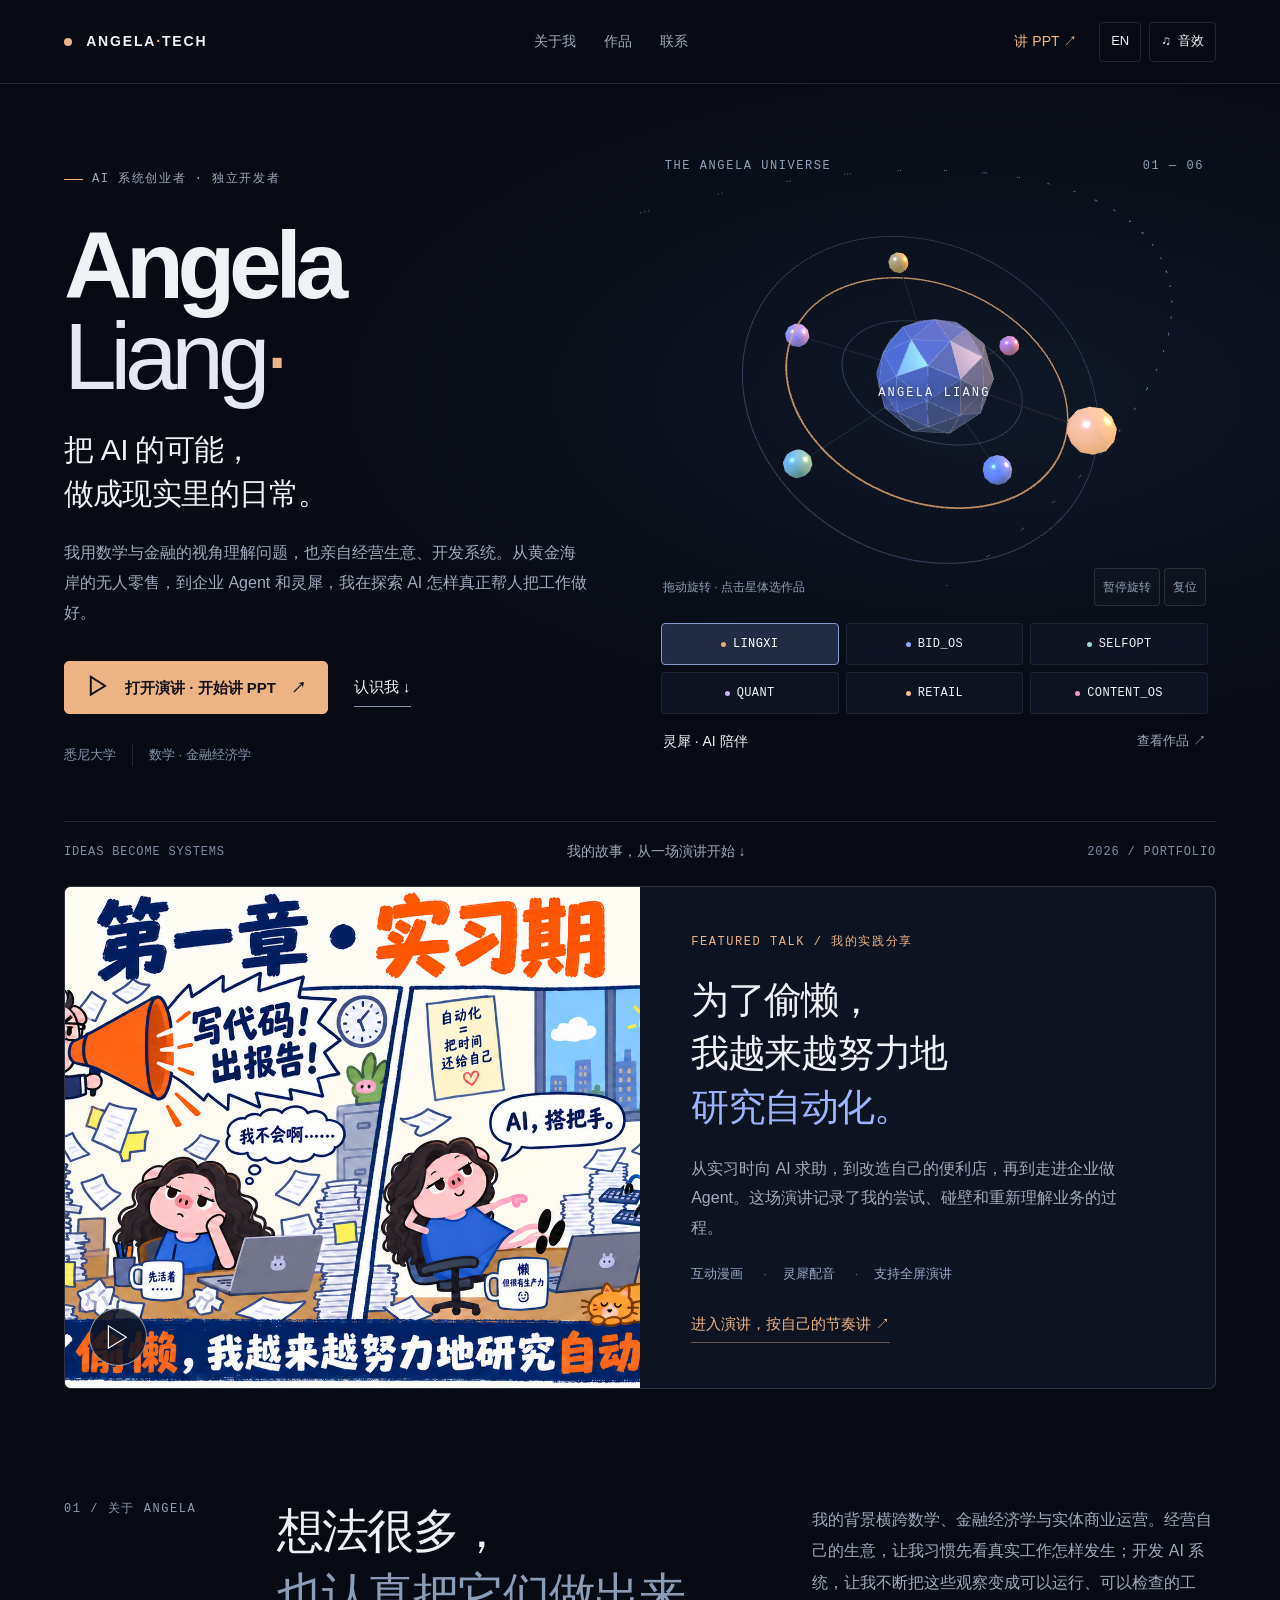
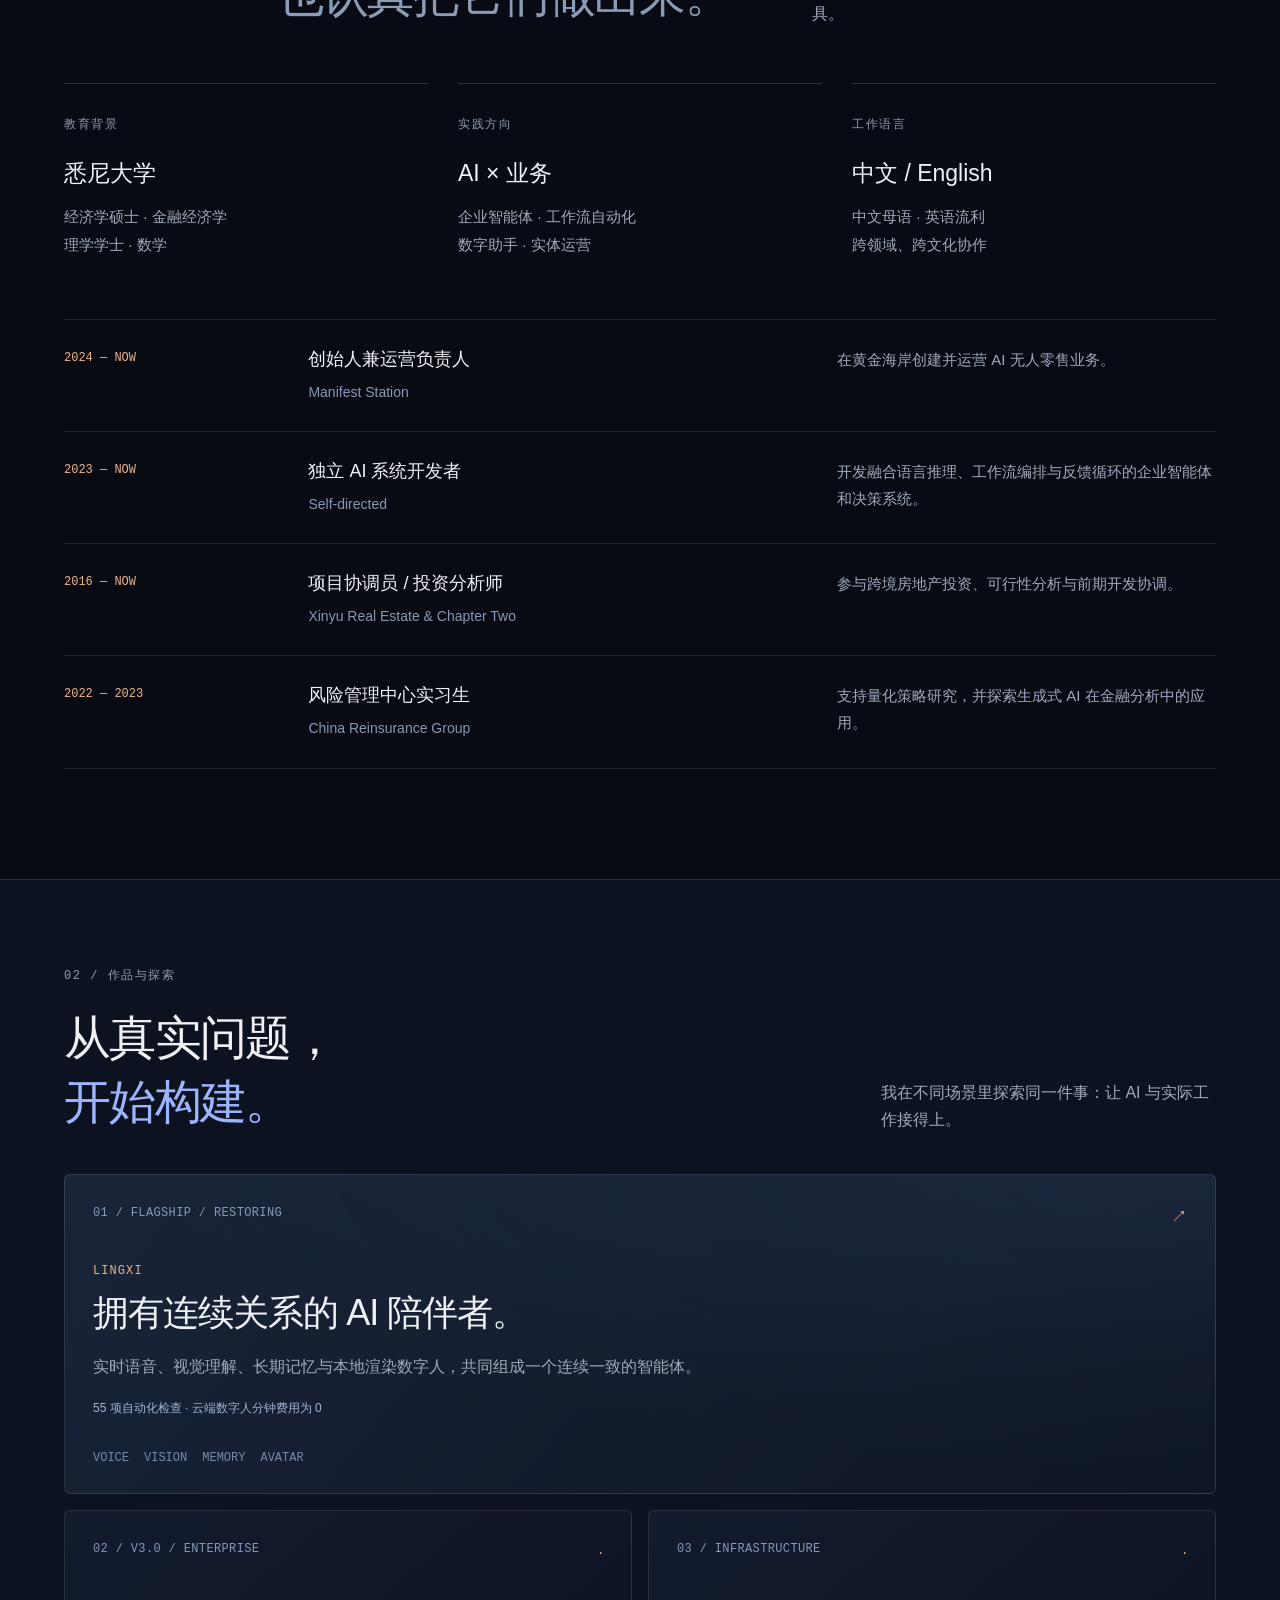
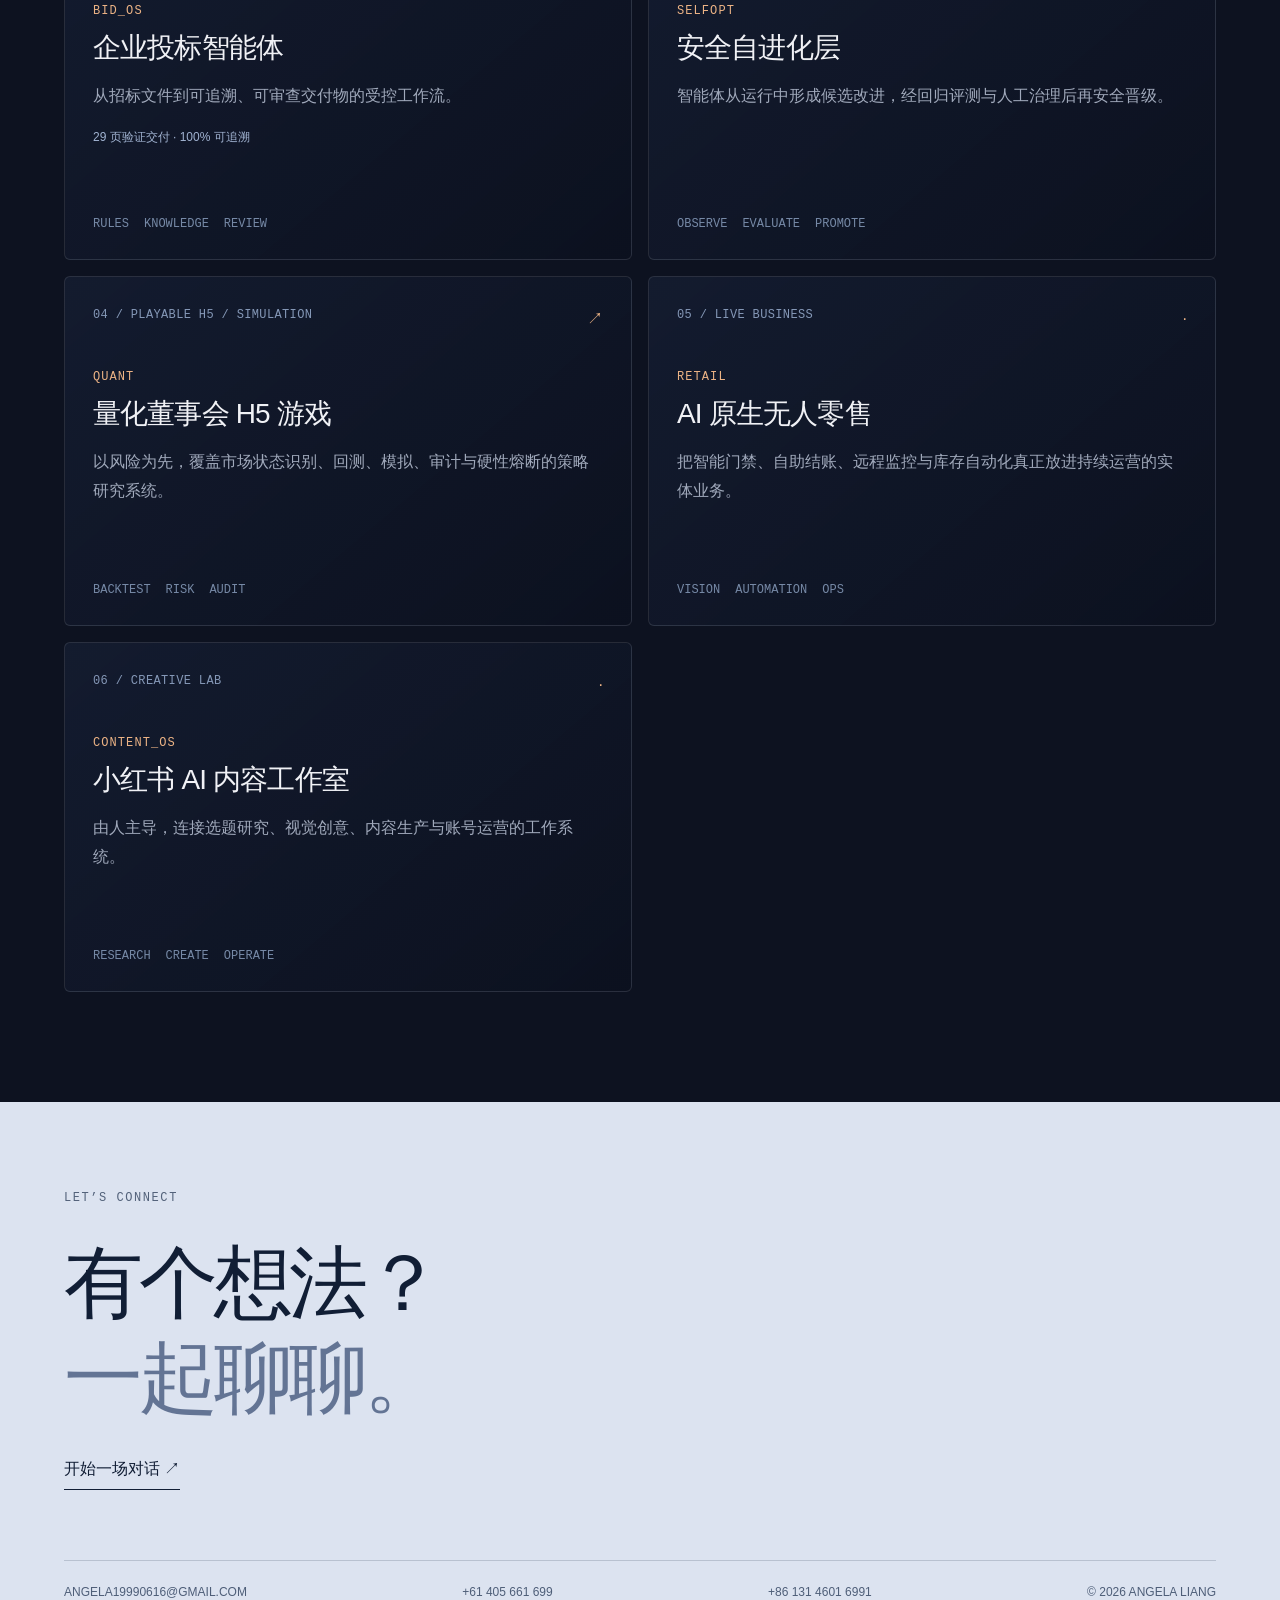
<file: index.html>
<!doctype html>
<html lang="zh-CN"><head><meta charset="utf-8">
<meta name="viewport" content="width=device-width, initial-scale=1">
<title>Angela Liang · Angela Tech | AI 系统与真实业务</title>
<meta name="description" content="Angela Liang，AI 系统创业者与独立开发者。数学、金融经济学与实体运营背景，分享企业 Agent、灵犀与无人零售实践。">
<link rel="canonical" href="https://angela19990616-alt.github.io/">
<meta property="og:title" content="Angela Liang · Angela Tech">
<meta property="og:description" content="认识 Angela Liang，探索 AI 作品，观看带配音的企业 Agent 演讲。">
<meta property="og:url" content="https://angela19990616-alt.github.io">
<meta property="og:site_name" content="Angela · Tech">
<meta property="og:type" content="website">
<meta property="og:image" content="https://angela19990616-alt.github.io/angela-tech-social.png">
<meta name="twitter:card" content="summary_large_image">
<meta name="twitter:title" content="Angela Liang · Angela Tech">
<meta name="twitter:description" content="认识 Angela Liang，探索 AI 作品，观看带配音的企业 Agent 演讲。">
<meta name="twitter:image" content="https://angela19990616-alt.github.io/angela-tech-social.png">
<link rel="icon" href="/favicon.svg">
<link rel="stylesheet" href="/assets/portfolio-03e31cb57723.css"></head><body><div id="portfolio-root"><main><a class="skip-link" href="#about">跳至个人介绍</a><nav class="topbar" aria-label="主导航"><a class="brand" href="#top"><i></i> ANGELA<span>·</span>TECH</a><div class="navcenter"><a href="#about">关于我</a><a href="#systems">作品</a><a href="#contact">联系</a></div><div class="controls"><a class="nav-talk" href="/talks/enterprise-agent/index.html">讲 PPT<!-- --> ↗</a><button aria-label="Switch to English">EN</button><button class="" aria-label="切换环境音效" aria-pressed="false">♫<span>音效</span></button></div></nav><header class="hero" id="top"><div class="hero-copy"><div class="eyebrow"><span></span> <!-- -->AI 系统创业者 · 独立开发者</div><h1>Angela<br/><em>Liang<span>·</span></em></h1><h2>把 AI 的可能，<br/>做成现实里的日常。</h2><p>我用数学与金融的视角理解问题，也亲自经营生意、开发系统。从黄金海岸的无人零售，到企业 Agent 和灵犀，我在探索 AI 怎样真正帮人把工作做好。</p><div class="hero-actions"><a class="button-primary" href="/talks/enterprise-agent/index.html"><span aria-hidden="true">▷</span> <!-- -->打开演讲 · 开始讲 PPT<span aria-hidden="true">↗</span></a><a class="text-link" href="#about">认识我<!-- --> ↓</a></div><div class="hero-foundation"><span>悉尼大学</span><span>数学 · 金融经济学</span></div></div><section class="orbit-space" aria-label="交互式 3D 作品空间"><div class="orbit-heading"><span>THE ANGELA UNIVERSE</span><span>01 — 06</span></div><div class="orbit-viewport"><canvas tabindex="-1" aria-label="拖动旋转 3D 作品空间，左右方向键旋转，下方按钮选择作品"></canvas><div class="orbit-fallback"><b>AL<span>·</span></b><p>正在展开作品空间</p></div><span class="orbit-center-label" aria-hidden="true">ANGELA LIANG</span></div><div class="orbit-toolbar"><span>拖动旋转 · 点击星体选作品</span><div><button disabled="" aria-pressed="false">自动旋转</button><button disabled="">复位</button></div></div><div class="orbit-projects" aria-label="选择作品"><button aria-pressed="true"><i style="background:#e8ad7a"></i>LINGXI</button><button aria-pressed="false"><i style="background:#8dabff"></i>BID_OS</button><button aria-pressed="false"><i style="background:#97dbc8"></i>SELFOPT</button><button aria-pressed="false"><i style="background:#c7b2ff"></i>QUANT</button><button aria-pressed="false"><i style="background:#efc976"></i>RETAIL</button><button aria-pressed="false"><i style="background:#ef9fbd"></i>CONTENT_OS</button></div><a class="orbit-selected" href="#project-lingxi"><span>灵犀 · AI 陪伴</span><span>查看作品<!-- --> ↗</span></a></section><div class="hero-bottom"><span>IDEAS BECOME SYSTEMS</span><a href="#talk">我的故事，从一场演讲开始<!-- --> ↓</a><span>2026 / PORTFOLIO</span></div></header><section class="featured-talk" id="talk"><a class="talk-art" href="/talks/enterprise-agent/index.html" aria-label="打开企业 Agent 演讲"><img src="/talks/enterprise-agent/assets/3d0663932a7b9857c37c.png" alt="企业 Agent 演讲的小猪职场漫画封面" loading="lazy"/><span class="play-badge" aria-hidden="true">▷</span></a><div class="talk-copy"><small>FEATURED TALK / <!-- -->我的实践分享</small><h2>为了偷懒，<br/>我越来越努力地<br/><em>研究自动化。</em></h2><p>从实习时向 AI 求助，到改造自己的便利店，再到走进企业做 Agent。这场演讲记录了我的尝试、碰壁和重新理解业务的过程。</p><div class="talk-facts"><span>互动漫画</span><span>灵犀配音</span><span>支持全屏演讲</span></div><a class="text-link" href="/talks/enterprise-agent/index.html">进入演讲，按自己的节奏讲<!-- --> ↗</a></div></section><section class="about" id="about"><div class="about-lead"><small>01 / <!-- -->关于 ANGELA</small><h2>想法很多，<br/><em>也认真把它们做出来。</em></h2><p>我的背景横跨数学、金融经济学与实体商业运营。经营自己的生意，让我习惯先看真实工作怎样发生；开发 AI 系统，让我不断把这些观察变成可以运行、可以检查的工具。</p></div><div class="foundation"><article><small>教育背景</small><h3>悉尼大学</h3><p>经济学硕士 · 金融经济学<br/>理学学士 · 数学</p></article><article><small>实践方向</small><h3>AI × <!-- -->业务</h3><p>企业智能体 · 工作流自动化<br/>数字助手 · 实体运营</p></article><article><small>工作语言</small><h3>中文 / English</h3><p>中文母语 · 英语流利<br/>跨领域、跨文化协作</p></article></div><div class="timeline"><article><time>2024 — NOW</time><div><h3>创始人兼运营负责人</h3><b>Manifest Station</b></div><p>在黄金海岸创建并运营 AI 无人零售业务。</p></article><article><time>2023 — NOW</time><div><h3>独立 AI 系统开发者</h3><b>Self-directed</b></div><p>开发融合语言推理、工作流编排与反馈循环的企业智能体和决策系统。</p></article><article><time>2016 — NOW</time><div><h3>项目协调员 / 投资分析师</h3><b>Xinyu Real Estate &amp; Chapter Two</b></div><p>参与跨境房地产投资、可行性分析与前期开发协调。</p></article><article><time>2022 — 2023</time><div><h3>风险管理中心实习生</h3><b>China Reinsurance Group</b></div><p>支持量化策略研究，并探索生成式 AI 在金融分析中的应用。</p></article></div></section><section class="console" id="systems"><header class="section-head"><div><small>02 / <!-- -->作品与探索</small><h2>从真实问题，<br/><em>开始构建。</em></h2></div><p>我在不同场景里探索同一件事：让 AI 与实际工作接得上。</p></header><div class="systems-grid"><article class="system hero-system" id="project-lingxi"><a class="system-link" href="https://lingxi.angela-tech.com/" target="_blank" rel="noopener noreferrer" aria-label="在新窗口打开拥有连续关系的 AI 陪伴者。"></a><div class="system-top"><small>01<!-- --> / <!-- -->FLAGSHIP / RESTORING</small><span>↗</span></div><b class="system-code">LINGXI</b><h3>拥有连续关系的 AI 陪伴者。</h3><p>实时语音、视觉理解、长期记忆与本地渲染数字人，共同组成一个连续一致的智能体。</p><div class="proof">55 项自动化检查 · 云端数字人分钟费用为 0</div><footer><span>VOICE</span><span>VISION</span><span>MEMORY</span><span>AVATAR</span></footer></article><article class="system" id="project-bid_os"><div class="system-top"><small>02<!-- --> / <!-- -->V3.0 / ENTERPRISE</small><span>·</span></div><b class="system-code">BID_OS</b><h3>企业投标智能体</h3><p>从招标文件到可追溯、可审查交付物的受控工作流。</p><div class="proof">29 页验证交付 · 100% 可追溯</div><footer><span>RULES</span><span>KNOWLEDGE</span><span>REVIEW</span></footer></article><article class="system" id="project-selfopt"><div class="system-top"><small>03<!-- --> / <!-- -->INFRASTRUCTURE</small><span>·</span></div><b class="system-code">SELFOPT</b><h3>安全自进化层</h3><p>智能体从运行中形成候选改进，经回归评测与人工治理后再安全晋级。</p><footer><span>OBSERVE</span><span>EVALUATE</span><span>PROMOTE</span></footer></article><article class="system" id="project-quant"><a class="system-link" href="https://angela19990616-alt.github.io/ChatGPT-Game/quant-city/dist/index.html" aria-label="直接进入量化董事会 H5 游戏"></a><div class="system-top"><small>04<!-- --> / <!-- -->PLAYABLE H5 / SIMULATION</small><span>·</span></div><b class="system-code">QUANT</b><h3>量化董事会 H5 游戏</h3><p>以风险为先，覆盖市场状态识别、回测、模拟、审计与硬性熔断的策略研究系统。</p><footer><span>BACKTEST</span><span>RISK</span><span>AUDIT</span></footer></article><article class="system" id="project-retail"><div class="system-top"><small>05<!-- --> / <!-- -->LIVE BUSINESS</small><span>·</span></div><b class="system-code">RETAIL</b><h3>AI 原生无人零售</h3><p>把智能门禁、自助结账、远程监控与库存自动化真正放进持续运营的实体业务。</p><footer><span>VISION</span><span>AUTOMATION</span><span>OPS</span></footer></article><article class="system" id="project-content_os"><div class="system-top"><small>06<!-- --> / <!-- -->CREATIVE LAB</small><span>·</span></div><b class="system-code">CONTENT_OS</b><h3>小红书 AI 内容工作室</h3><p>由人主导，连接选题研究、视觉创意、内容生产与账号运营的工作系统。</p><footer><span>RESEARCH</span><span>CREATE</span><span>OPERATE</span></footer></article></div></section><footer class="contact" id="contact"><small>LET’S CONNECT</small><h2>有个想法？<br/><em>一起聊聊。</em></h2><a class="mail" href="mailto:angela19990616@gmail.com">开始一场对话<!-- --> ↗</a><div class="contact-row"><span>ANGELA19990616@GMAIL.COM</span><a href="tel:+61405661699">+61 405 661 699</a><a href="tel:+8613146016991">+86 131 4601 6991</a><span>© 2026 ANGELA LIANG</span></div></footer></main></div><script type="module" src="/assets/portfolio-488e237817cb.js?v=1b59cb3c"></script></body></html>
</file>
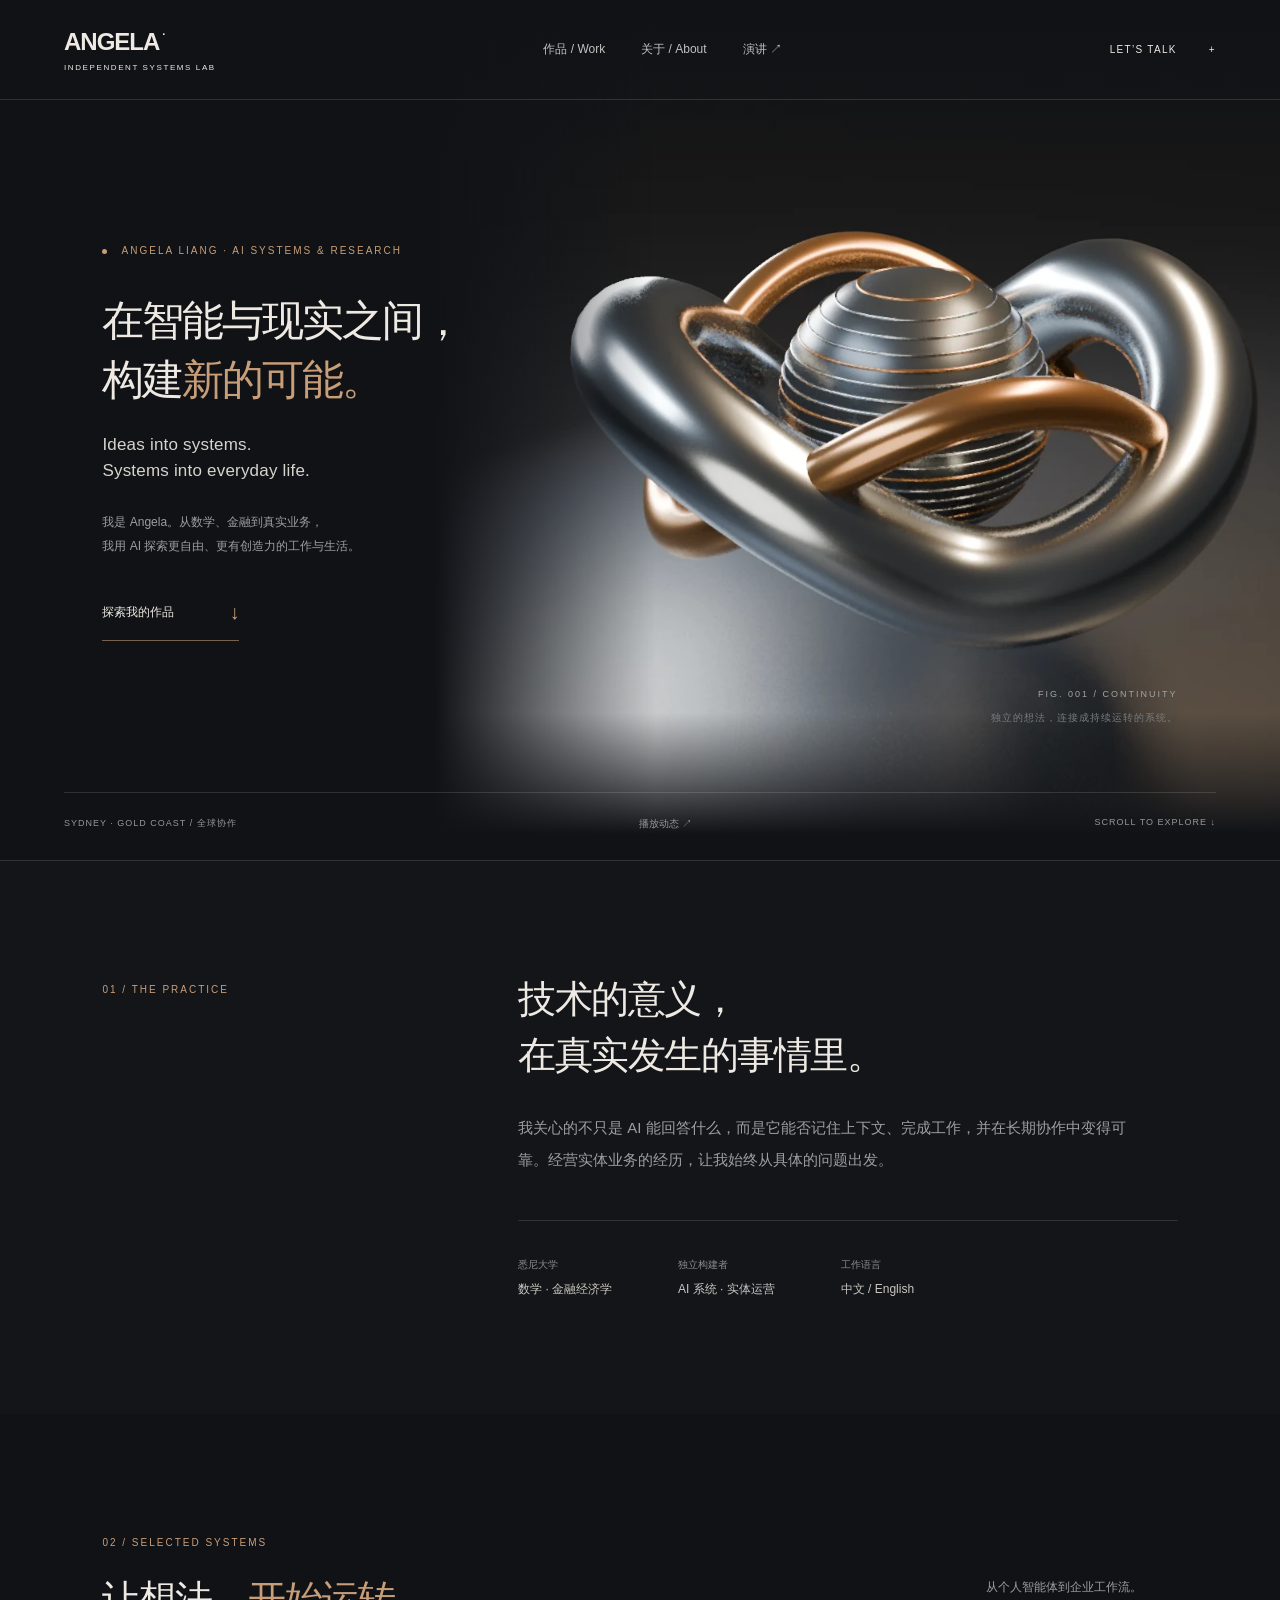
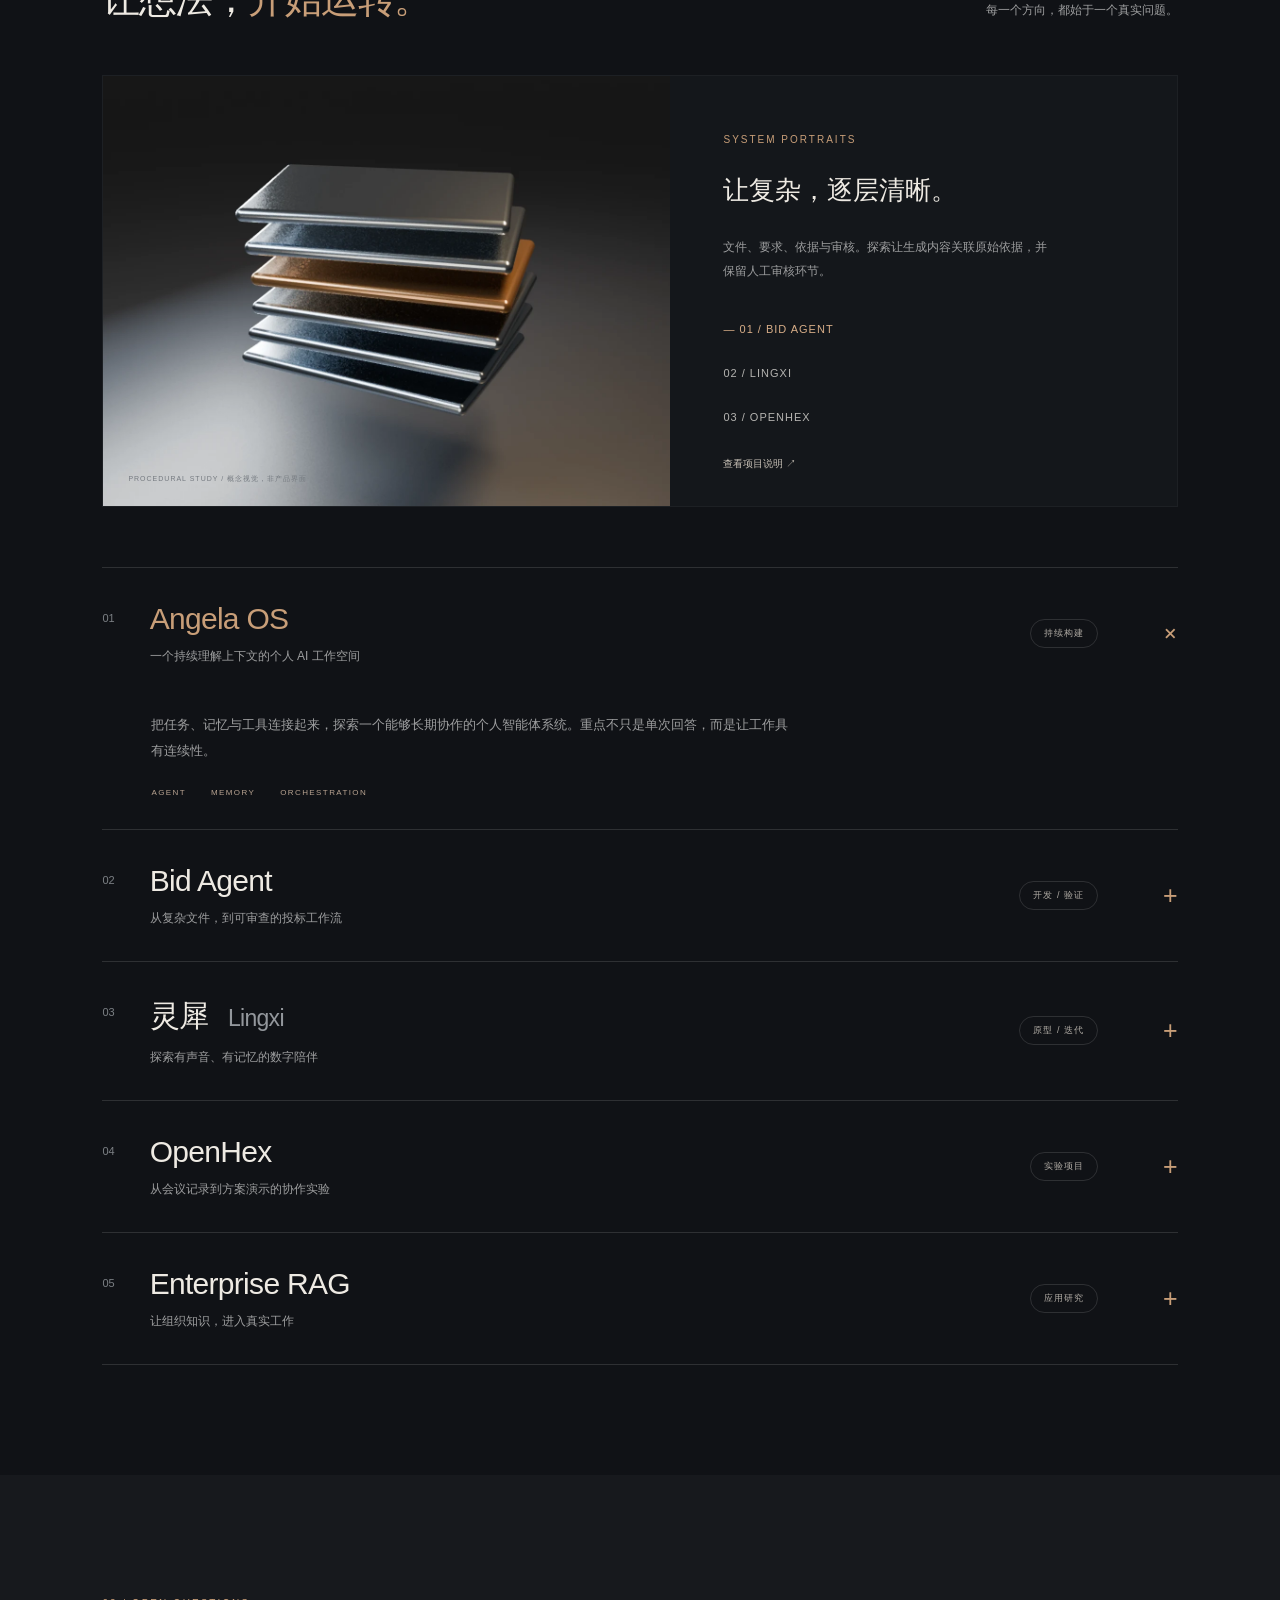
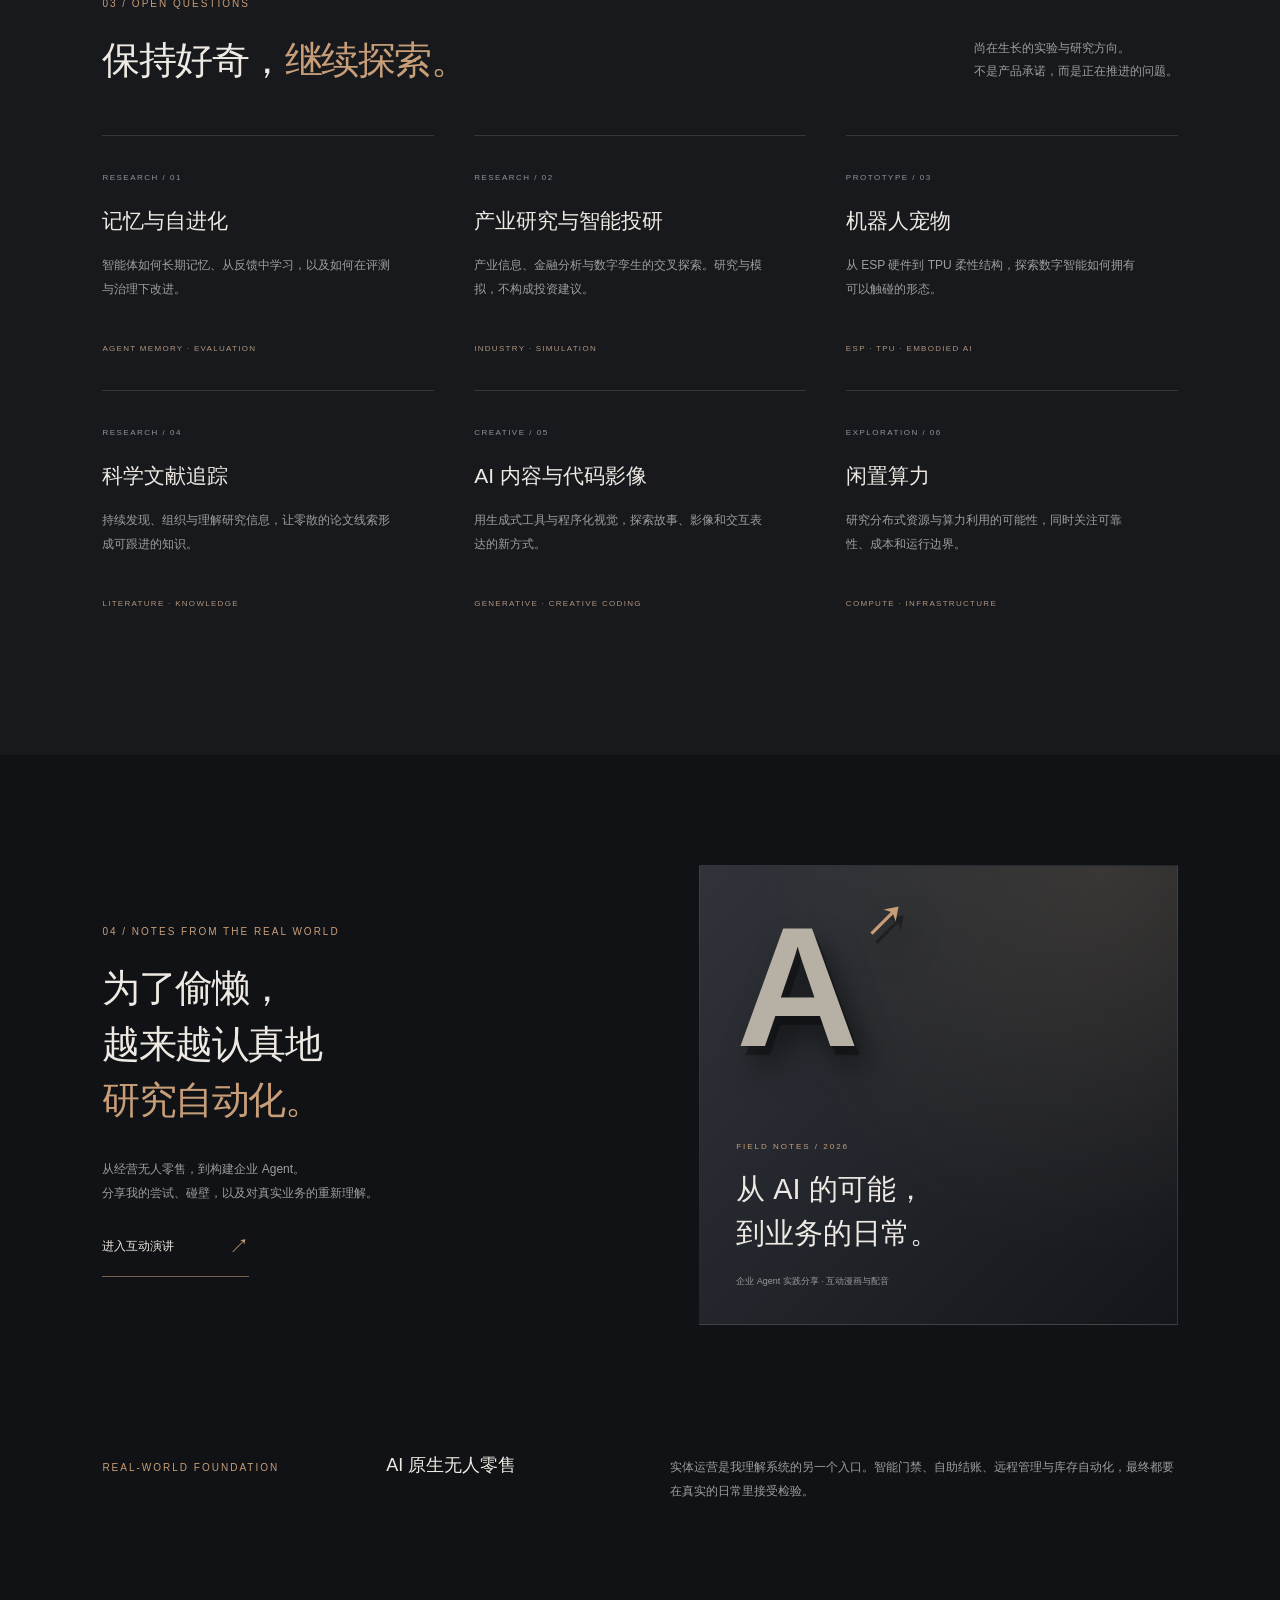
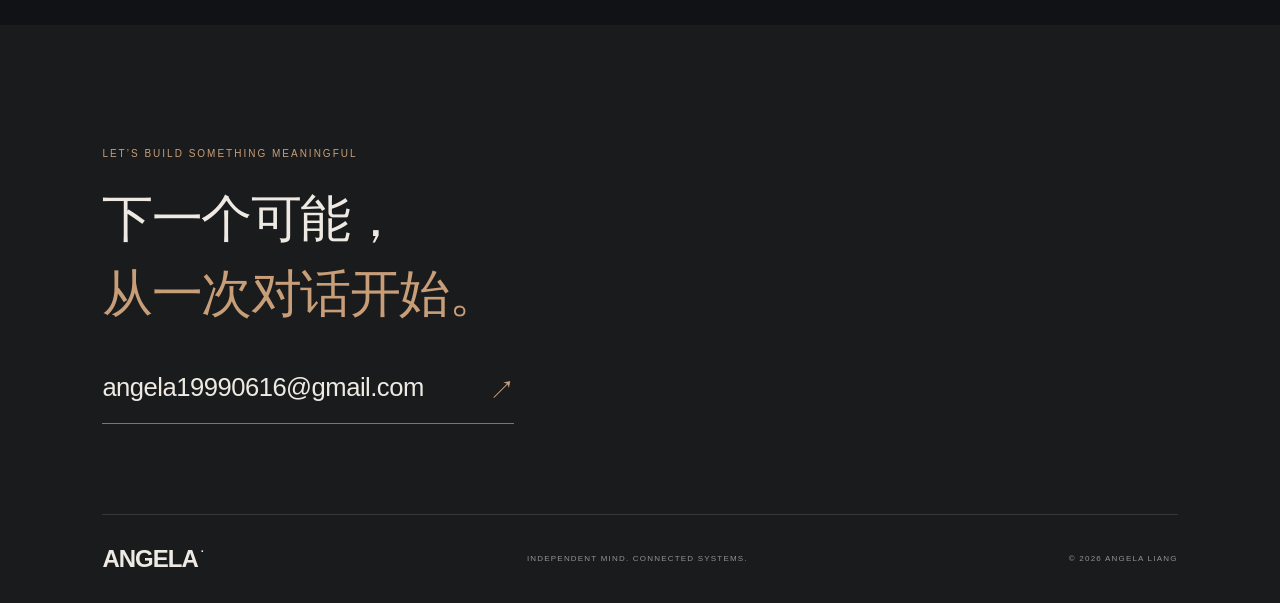
<file: preview-spatial/index.html>
<!doctype html><html lang="zh-CN"><head><meta charset="utf-8"><meta name="viewport" content="width=device-width,initial-scale=1"><meta name="theme-color" content="#101216"><title>Angela Liang · Systems for a more human future</title><meta name="description" content="Angela Liang 的 AI 系统、智能体与研究作品。把想法带入真实世界。"><link rel="canonical" href="https://angela19990616-alt.github.io/"><meta property="og:title" content="Angela Liang · AI Systems & Research"><meta property="og:description" content="在智能与现实之间，构建新的可能。"><meta property="og:image" content="https://angela19990616-alt.github.io/angela-tech-social.png"><link rel="icon" href="/favicon.svg"><link rel="stylesheet" href="./spatial.css"><noscript><style>#motion,.scene-tabs{display:none}</style></noscript><meta name="robots" content="noindex"></head><body><a class="skip" href="#systems">跳至作品</a><nav><a href="#top" class="brand">ANGELA<span>·</span><small>INDEPENDENT SYSTEMS LAB</small></a><div class="navlinks"><a href="#systems">作品 / Work</a><a href="#about">关于 / About</a><a href="/talks/enterprise-agent/index.html">演讲 ↗</a></div><a class="contact-link" href="#contact">LET’S TALK <span aria-hidden="true">+</span></a></nav><main><header class="hero" id="top"><div class="scene"><img fetchpriority="high" decoding="async" class="hero-poster" src="./spatial-hero.svg" alt="钛金属与铜色连续曲面环绕记忆核心的三维雕塑"><video id="hero-film" muted loop playsinline preload="none" aria-hidden="true"></video></div><div class="hero-content"><p class="eyebrow"><i></i> ANGELA LIANG · AI SYSTEMS & RESEARCH</p><h1>在智能与现实之间，<br>构建<span>新的可能。</span></h1><p class="english">Ideas into systems.<br>Systems into everyday life.</p><p class="intro">我是 Angela。从数学、金融到真实业务，<br>我用 AI 探索更自由、更有创造力的工作与生活。</p><a class="cta" href="#systems">探索我的作品 <span>↓</span></a></div><div class="scene-caption"><span>FIG. 001 / CONTINUITY</span><p>独立的想法，连接成持续运转的系统。</p></div><div class="hero-foot"><span>SYDNEY · GOLD COAST / 全球协作</span><button id="motion" aria-pressed="false">暂停动态 Ⅱ</button><span>SCROLL TO EXPLORE ↓</span></div></header>
<section class="manifesto" id="about"><p class="eyebrow">01 / THE PRACTICE</p><div><h2>技术的意义，<br>在真实发生的事情里。</h2><p>我关心的不只是 AI 能回答什么，而是它能否记住上下文、完成工作，并在长期协作中变得可靠。经营实体业务的经历，让我始终从具体的问题出发。</p><div class="credentials"><span>悉尼大学<br><b>数学 · 金融经济学</b></span><span>独立构建者<br><b>AI 系统 · 实体运营</b></span><span>工作语言<br><b>中文 / English</b></span></div></div></section>
<section class="works" id="systems"><div class="section-head"><div><p class="eyebrow">02 / SELECTED SYSTEMS</p><h2>让想法，<em>开始运转。</em></h2></div><p>从个人智能体到企业工作流。<br>每一个方向，都始于一个真实问题。</p></div><div class="showcase"><div class="project-render"><img loading="lazy" decoding="async" id="project-scene" src="./spatial-project-1.svg" alt="以分层钛金属文件表现投标资料的组织与审查"><span class="render-note">PROCEDURAL STUDY / 概念视觉，非产品界面</span></div><div class="showcase-content"><p class="eyebrow">SYSTEM PORTRAITS</p><h3 id="portrait-title">让复杂，逐层清晰。</h3><p id="portrait-copy">文件、要求、依据与审核。探索让生成内容关联原始依据，并保留人工审核环节。</p><div class="scene-tabs" role="group" aria-label="切换项目三维场景"><button aria-pressed="true" data-mode="1">01 / BID AGENT</button><button aria-pressed="false" data-mode="2">02 / LINGXI</button><button aria-pressed="false" data-mode="3">03 / OPENHEX</button></div><a id="portrait-link" href="#project-bid_os">查看项目说明 ↗</a></div></div><div class="project-list">
<details open id="project-angela-os"><summary><span class="num">01</span><div><h3>Angela OS</h3><p>一个持续理解上下文的个人 AI 工作空间</p></div><span class="status">持续构建</span><span class="plus">+</span></summary><div class="detail"><p>把任务、记忆与工具连接起来，探索一个能够长期协作的个人智能体系统。重点不只是单次回答，而是让工作具有连续性。</p><div class="tags"><span>AGENT</span><span>MEMORY</span><span>ORCHESTRATION</span></div></div></details>
<details id="project-bid_os"><summary><span class="num">02</span><div><h3>Bid Agent</h3><p>从复杂文件，到可审查的投标工作流</p></div><span class="status">开发 / 验证</span><span class="plus">+</span></summary><div class="detail"><p>围绕招标要求理解、企业知识检索、内容生成与审核组织工作。让依据能被追溯，让关键判断保留人工审查。</p><div class="tags"><span>ENTERPRISE</span><span>RETRIEVAL</span><span>HUMAN REVIEW</span></div></div></details>
<details id="project-lingxi"><summary><span class="num">03</span><div><h3>灵犀 <em>Lingxi</em></h3><p>探索有声音、有记忆的数字陪伴</p></div><span class="status">原型 / 迭代</span><span class="plus">+</span></summary><div class="detail"><p>将实时语音、视觉理解、长期记忆与数字人结合，研究自然交互和连续关系。它仍在迭代，尚不意味着所有功能均已开放。</p><div class="tags"><span>VOICE</span><span>VISION</span><span>EMBODIED INTERACTION</span></div></div></details>
<details id="project-openhex"><summary><span class="num">04</span><div><h3>OpenHex</h3><p>从会议记录到方案演示的协作实验</p></div><span class="status">实验项目</span><span class="plus">+</span></summary><div class="detail"><p>从黑客松中生长出的原型，探索会议内容整理、方案结构生成与演示联动。关注从讨论到提案的连续协作，仍处于实验阶段。</p><div class="tags"><span>AGENT SYSTEMS</span><span>TOOLS</span><span>EXPERIMENTS</span></div></div></details>
<details id="project-rag"><summary><span class="num">05</span><div><h3>Enterprise RAG</h3><p>让组织知识，进入真实工作</p></div><span class="status">应用研究</span><span class="plus">+</span></summary><div class="detail"><p>研究文档处理、知识检索与有依据的回答，帮助企业工作流连接自己的知识。检索质量、来源透明与信息边界同样重要。</p><div class="tags"><span>KNOWLEDGE</span><span>RETRIEVAL</span><span>EVALUATION</span></div></div></details>
</div></section>
<section class="lab" id="lab"><div class="section-head"><div><p class="eyebrow">03 / OPEN QUESTIONS</p><h2>保持好奇，<em>继续探索。</em></h2></div><p>尚在生长的实验与研究方向。<br>不是产品承诺，而是正在推进的问题。</p></div><div class="lab-grid"><article id="project-selfopt"><span>RESEARCH / 01</span><h3>记忆与自进化</h3><p>智能体如何长期记忆、从反馈中学习，以及如何在评测与治理下改进。</p><small>AGENT MEMORY · EVALUATION</small></article><article id="project-quant"><span>RESEARCH / 02</span><h3>产业研究与智能投研</h3><p>产业信息、金融分析与数字孪生的交叉探索。研究与模拟，不构成投资建议。</p><small>INDUSTRY · SIMULATION</small></article><article><span>PROTOTYPE / 03</span><h3>机器人宠物</h3><p>从 ESP 硬件到 TPU 柔性结构，探索数字智能如何拥有可以触碰的形态。</p><small>ESP · TPU · EMBODIED AI</small></article><article><span>RESEARCH / 04</span><h3>科学文献追踪</h3><p>持续发现、组织与理解研究信息，让零散的论文线索形成可跟进的知识。</p><small>LITERATURE · KNOWLEDGE</small></article><article id="project-content_os"><span>CREATIVE / 05</span><h3>AI 内容与代码影像</h3><p>用生成式工具与程序化视觉，探索故事、影像和交互表达的新方式。</p><small>GENERATIVE · CREATIVE CODING</small></article><article><span>EXPLORATION / 06</span><h3>闲置算力</h3><p>研究分布式资源与算力利用的可能性，同时关注可靠性、成本和运行边界。</p><small>COMPUTE · INFRASTRUCTURE</small></article></div></section>
<section class="talk" id="talk"><div><p class="eyebrow">04 / NOTES FROM THE REAL WORLD</p><h2>为了偷懒，<br>越来越认真地<br><em>研究自动化。</em></h2><p>从经营无人零售，到构建企业 Agent。<br>分享我的尝试、碰壁，以及对真实业务的重新理解。</p><a class="cta" href="/talks/enterprise-agent/index.html">进入互动演讲 <span>↗</span></a></div><a class="talk-cover" href="/talks/enterprise-agent/index.html" aria-label="打开企业 Agent 互动演讲"><span class="talk-number">A<span>↗</span></span><div><small>FIELD NOTES / 2026</small><h3>从 AI 的可能，<br>到业务的日常。</h3><span>企业 Agent 实践分享 · 互动漫画与配音</span></div></a></section><section class="retail" id="project-retail"><p class="eyebrow">REAL-WORLD FOUNDATION</p><h3>AI 原生无人零售</h3><p>实体运营是我理解系统的另一个入口。智能门禁、自助结账、远程管理与库存自动化，最终都要在真实的日常里接受检验。</p></section>
<footer id="contact"><p class="eyebrow">LET’S BUILD SOMETHING MEANINGFUL</p><h2>下一个可能，<br><em>从一次对话开始。</em></h2><a href="mailto:angela19990616@gmail.com" class="email">angela19990616@gmail.com <span>↗</span></a><div class="footerline"><a class="brand" href="#top">ANGELA<span>·</span></a><span>INDEPENDENT MIND. CONNECTED SYSTEMS.</span><span>© 2026 ANGELA LIANG</span></div></footer></main><script src="./spatial-motion.js" defer></script><script src="./interactions.js" defer></script></body></html>
</file>
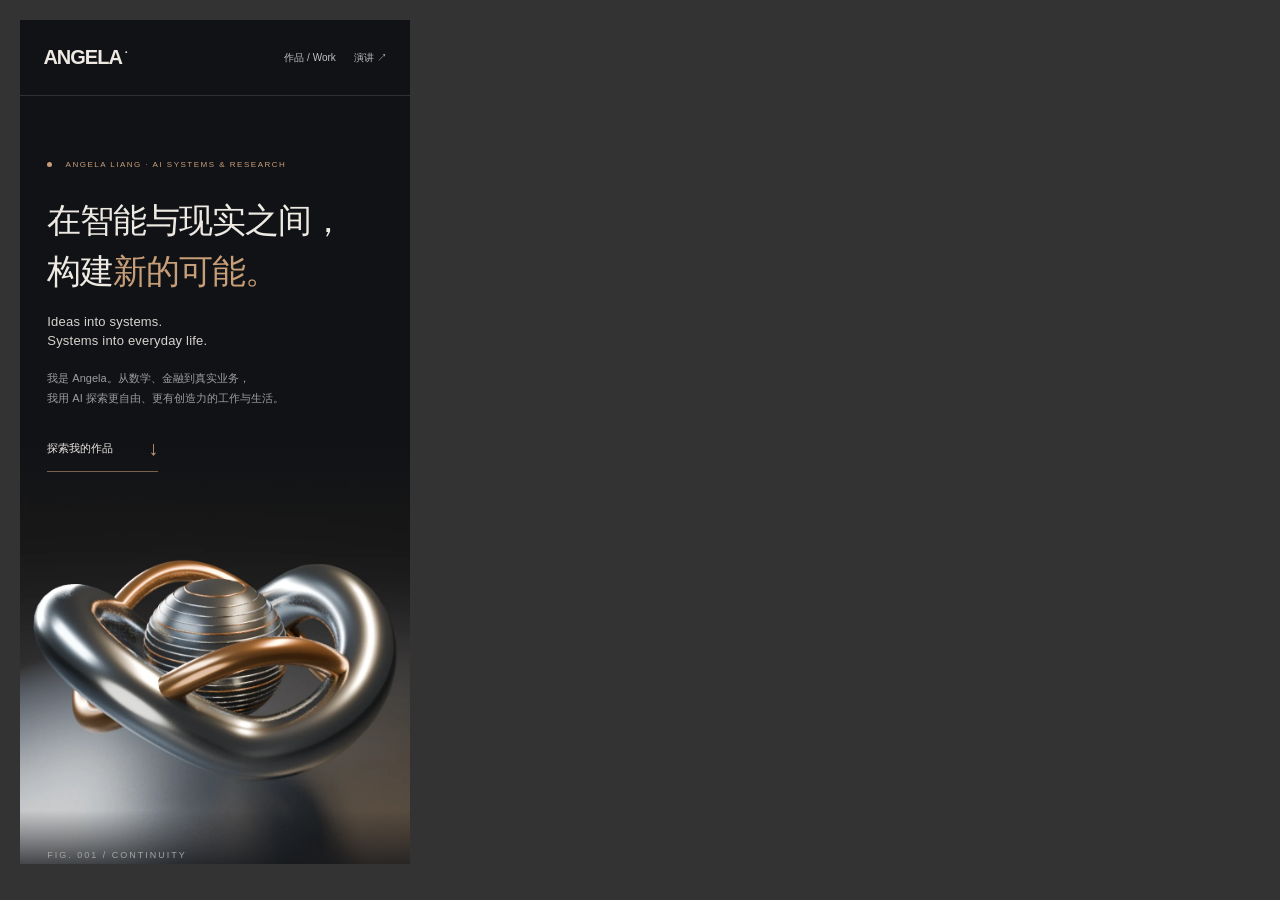
<file: preview-spatial/mobile-review.html>
<!doctype html><meta name="viewport" content="width=device-width,initial-scale=1"><title>390px responsive QA</title><style>body{background:#333;margin:20px}iframe{width:390px;height:844px;border:0}</style><iframe src="./poster-review.html" title="390px mobile website preview"></iframe>
</file>
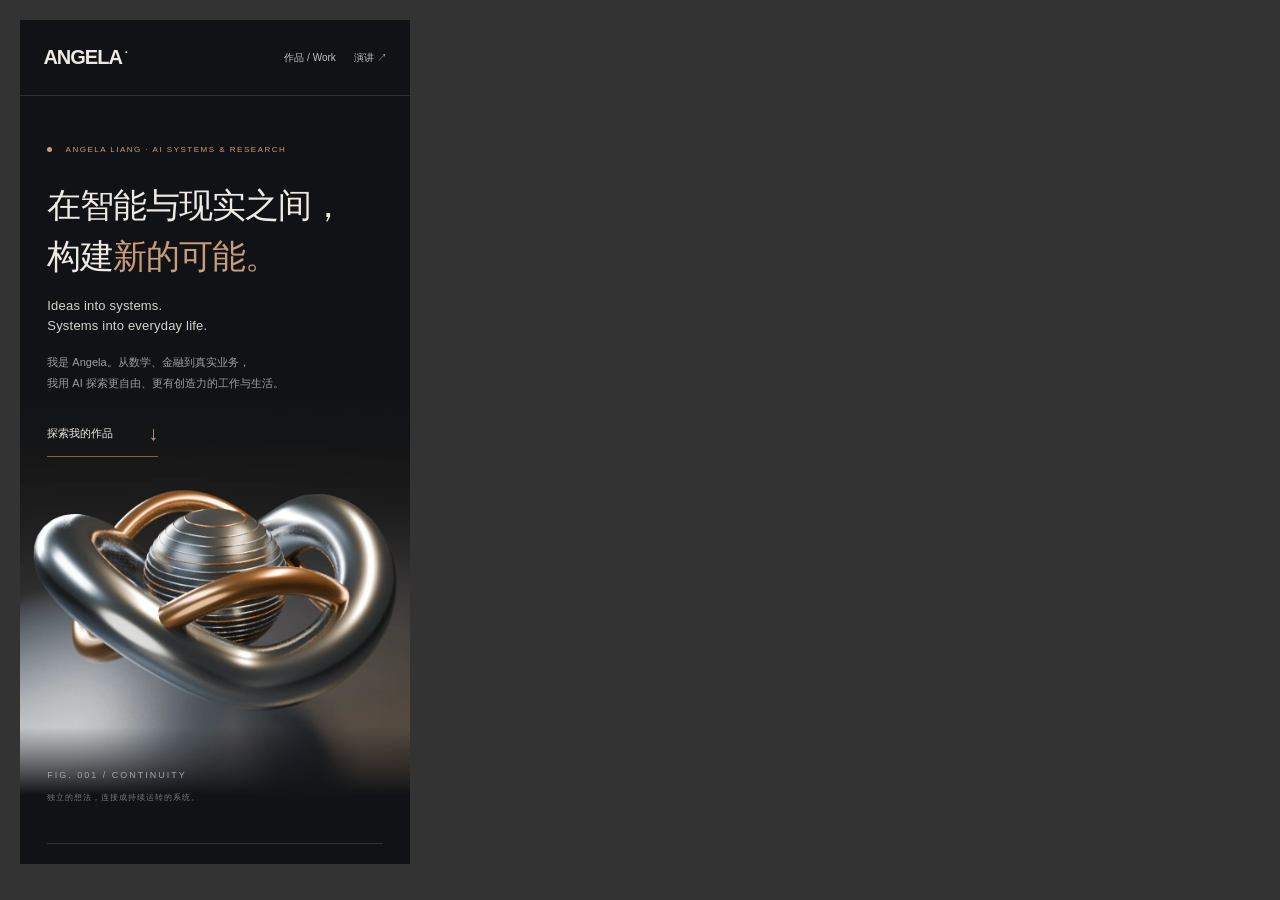
<file: preview-spatial/mobile.html>
<!doctype html><meta name="viewport" content="width=device-width,initial-scale=1"><title>390px responsive QA</title><style>body{background:#333;margin:20px}iframe{width:390px;height:844px;border:0}</style><iframe src="./index.html" title="390px mobile website preview"></iframe>
</file>
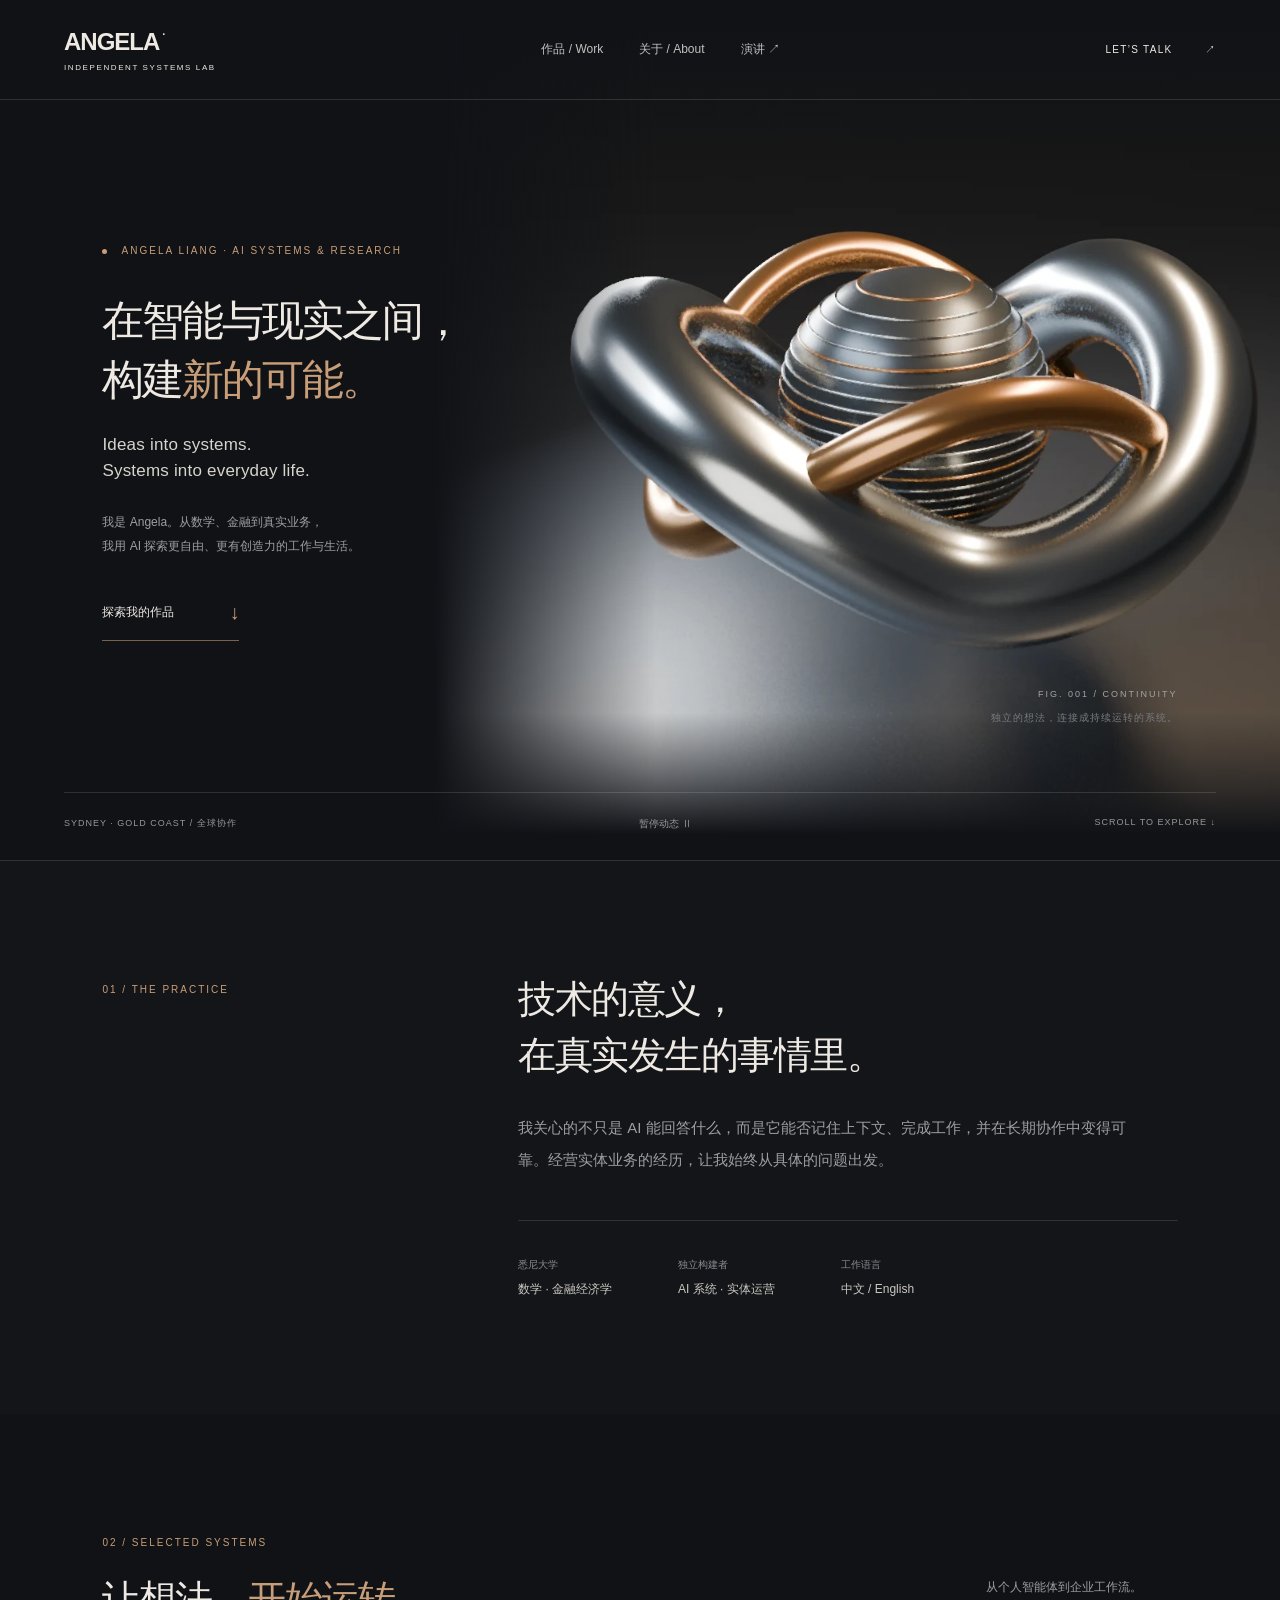
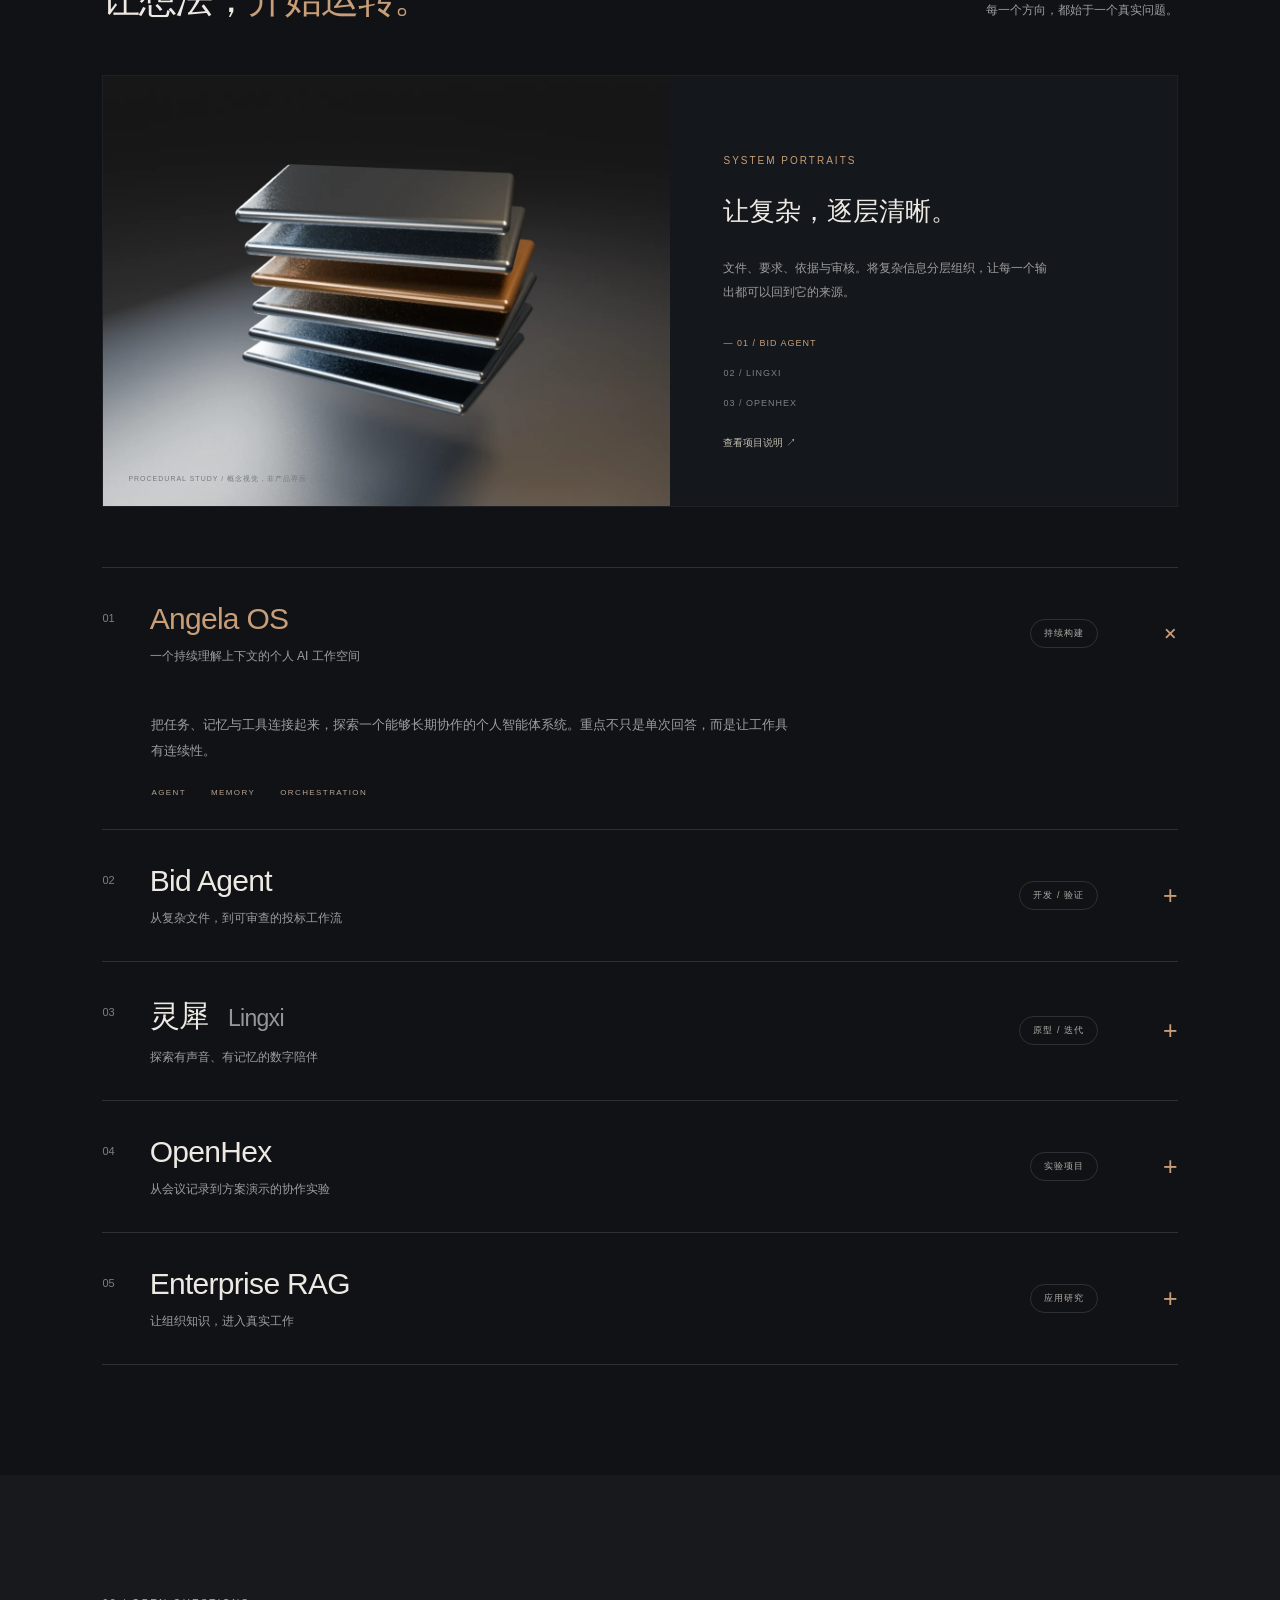
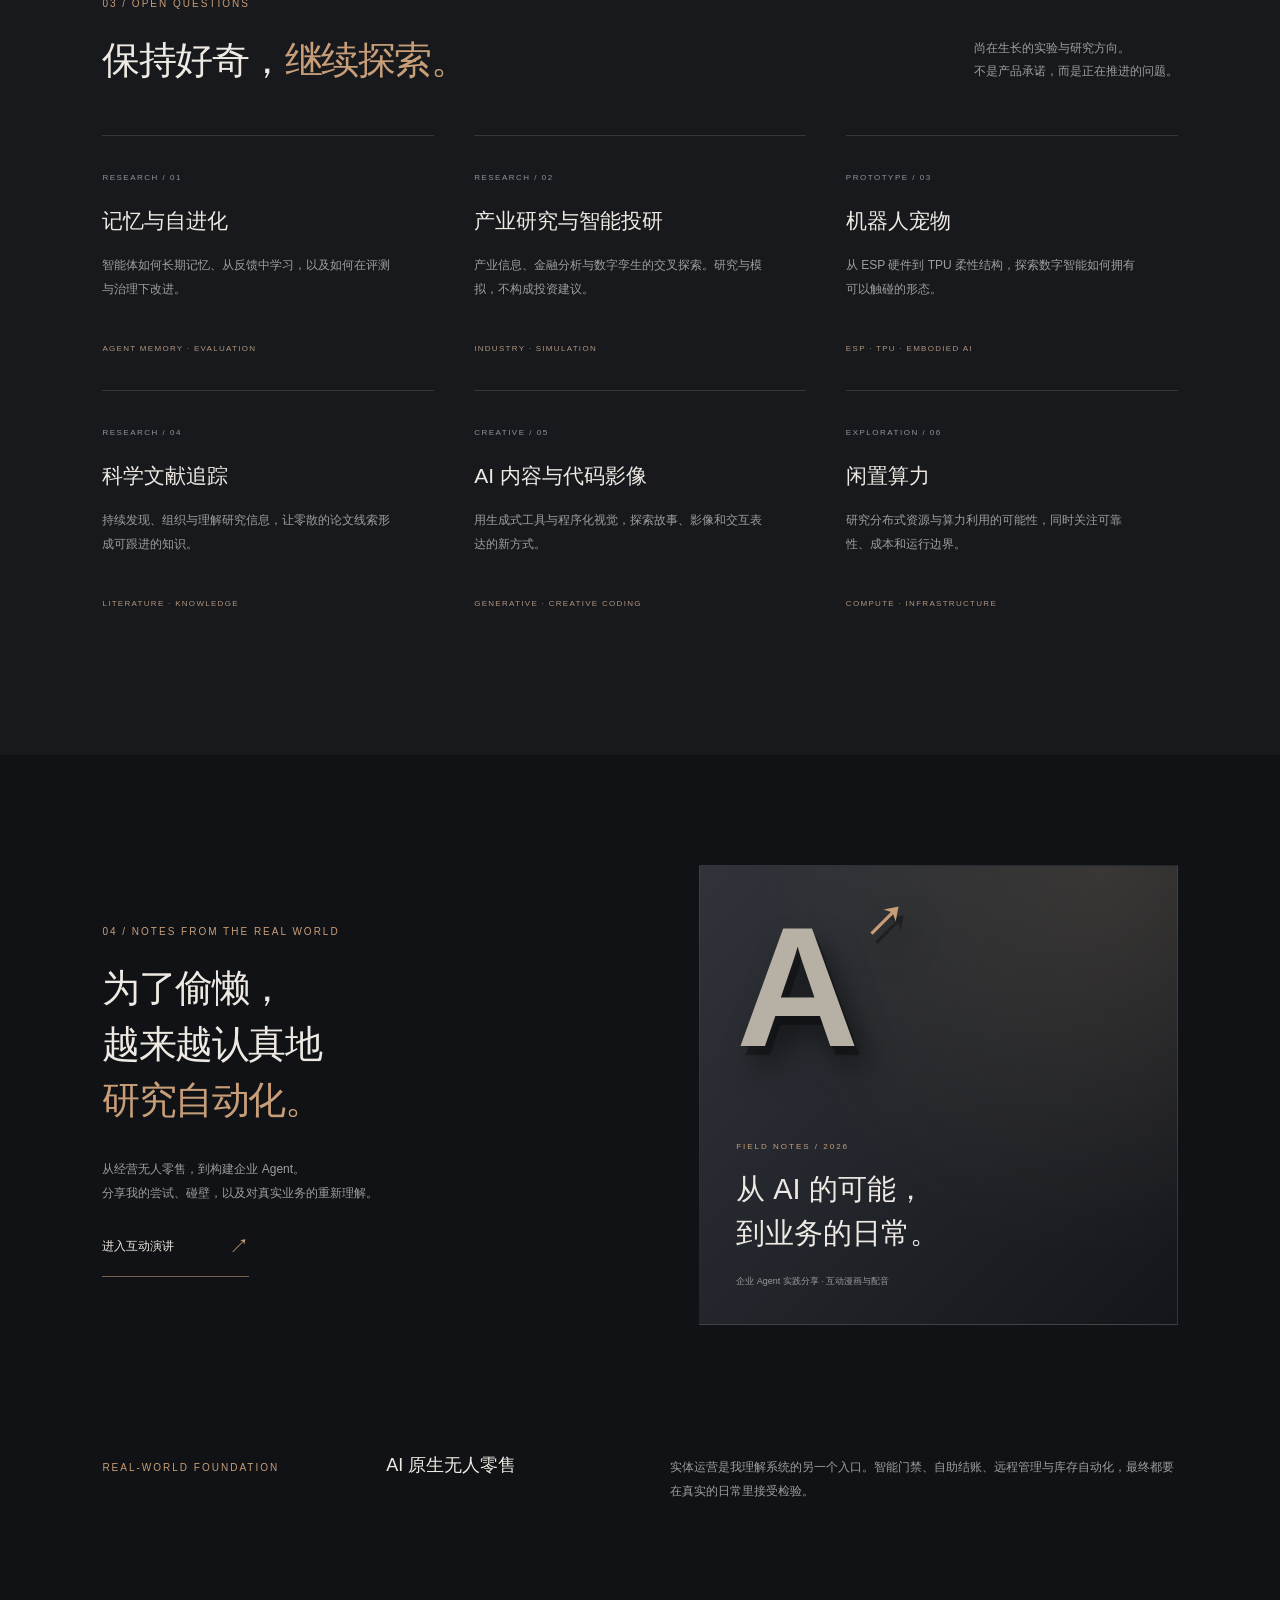
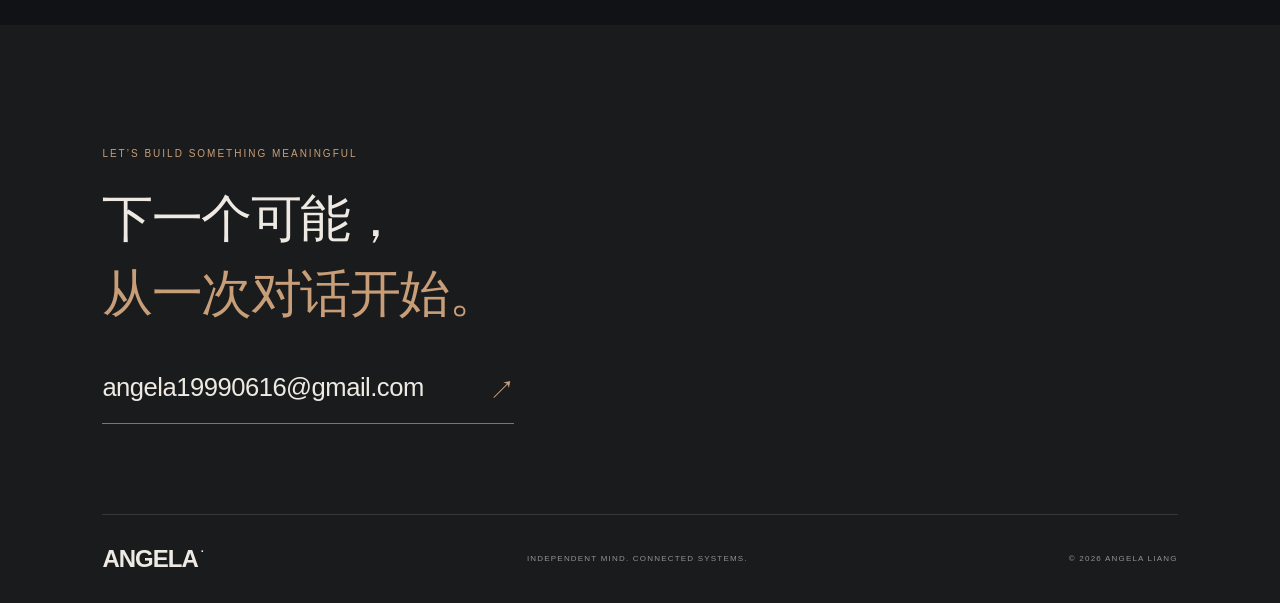
<file: preview-spatial/poster-review.html>
<!doctype html><html lang="zh-CN"><head><meta charset="utf-8"><meta name="viewport" content="width=device-width,initial-scale=1"><meta name="theme-color" content="#101216"><title>Angela Liang · Systems for a more human future</title><meta name="description" content="Angela Liang 的 AI 系统、智能体与研究作品。把想法带入真实世界。"><link rel="canonical" href="https://angela19990616-alt.github.io/"><meta property="og:title" content="Angela Liang · AI Systems & Research"><meta property="og:description" content="在智能与现实之间，构建新的可能。"><meta property="og:image" content="https://angela19990616-alt.github.io/angela-tech-social.png"><link rel="icon" href="/favicon.svg"><link rel="stylesheet" href="./review.css"></head><body><a class="skip" href="#systems">跳至作品</a><nav><a href="#top" class="brand">ANGELA<span>·</span><small>INDEPENDENT SYSTEMS LAB</small></a><div class="navlinks"><a href="#systems">作品 / Work</a><a href="#about">关于 / About</a><a href="/talks/enterprise-agent/index.html">演讲 ↗</a></div><a class="contact-link" href="#contact">LET’S TALK <span>↗</span></a></nav><main><header class="hero" id="top"><div class="scene"><img class="hero-poster" src="./spatial-hero.svg" alt="钛金属与铜色连续曲面环绕记忆核心的三维雕塑"><video id="hero-film" muted loop playsinline preload="none" aria-label="三维雕塑的循环运镜影片"></video></div><div class="hero-content"><p class="eyebrow"><i></i> ANGELA LIANG · AI SYSTEMS & RESEARCH</p><h1>在智能与现实之间，<br>构建<span>新的可能。</span></h1><p class="english">Ideas into systems.<br>Systems into everyday life.</p><p class="intro">我是 Angela。从数学、金融到真实业务，<br>我用 AI 探索更自由、更有创造力的工作与生活。</p><a class="cta" href="#systems">探索我的作品 <span>↓</span></a></div><div class="scene-caption"><span>FIG. 001 / CONTINUITY</span><p>独立的想法，连接成持续运转的系统。</p></div><div class="hero-foot"><span>SYDNEY · GOLD COAST / 全球协作</span><button id="motion" aria-pressed="false">暂停动态 Ⅱ</button><span>SCROLL TO EXPLORE ↓</span></div></header>
<section class="manifesto" id="about"><p class="eyebrow">01 / THE PRACTICE</p><div><h2>技术的意义，<br>在真实发生的事情里。</h2><p>我关心的不只是 AI 能回答什么，而是它能否记住上下文、完成工作，并在长期协作中变得可靠。经营实体业务的经历，让我始终从具体的问题出发。</p><div class="credentials"><span>悉尼大学<br><b>数学 · 金融经济学</b></span><span>独立构建者<br><b>AI 系统 · 实体运营</b></span><span>工作语言<br><b>中文 / English</b></span></div></div></section>
<section class="works" id="systems"><div class="section-head"><div><p class="eyebrow">02 / SELECTED SYSTEMS</p><h2>让想法，<em>开始运转。</em></h2></div><p>从个人智能体到企业工作流。<br>每一个方向，都始于一个真实问题。</p></div><div class="showcase"><div class="project-render"><img id="project-scene" src="./spatial-project-1.svg" alt="以分层钛金属文件表现投标资料的组织与审查"><span class="render-note">PROCEDURAL STUDY / 概念视觉，非产品界面</span></div><div class="showcase-content"><p class="eyebrow">SYSTEM PORTRAITS</p><h3 id="portrait-title">让复杂，逐层清晰。</h3><p id="portrait-copy">文件、要求、依据与审核。将复杂信息分层组织，让每一个输出都可以回到它的来源。</p><div class="scene-tabs" role="group" aria-label="切换项目三维场景"><button aria-pressed="true" data-mode="1">01 / BID AGENT</button><button aria-pressed="false" data-mode="2">02 / LINGXI</button><button aria-pressed="false" data-mode="3">03 / OPENHEX</button></div><a id="portrait-link" href="#project-bid_os">查看项目说明 ↗</a></div></div><div class="project-list">
<details open id="project-angela-os"><summary><span class="num">01</span><div><h3>Angela OS</h3><p>一个持续理解上下文的个人 AI 工作空间</p></div><span class="status">持续构建</span><span class="plus">+</span></summary><div class="detail"><p>把任务、记忆与工具连接起来，探索一个能够长期协作的个人智能体系统。重点不只是单次回答，而是让工作具有连续性。</p><div class="tags"><span>AGENT</span><span>MEMORY</span><span>ORCHESTRATION</span></div></div></details>
<details id="project-bid_os"><summary><span class="num">02</span><div><h3>Bid Agent</h3><p>从复杂文件，到可审查的投标工作流</p></div><span class="status">开发 / 验证</span><span class="plus">+</span></summary><div class="detail"><p>围绕招标要求理解、企业知识检索、内容生成与审核组织工作。让依据能被追溯，让关键判断保留人工审查。</p><div class="tags"><span>ENTERPRISE</span><span>RETRIEVAL</span><span>HUMAN REVIEW</span></div></div></details>
<details id="project-lingxi"><summary><span class="num">03</span><div><h3>灵犀 <em>Lingxi</em></h3><p>探索有声音、有记忆的数字陪伴</p></div><span class="status">原型 / 迭代</span><span class="plus">+</span></summary><div class="detail"><p>将实时语音、视觉理解、长期记忆与数字人结合，研究自然交互和连续关系。它仍在迭代，尚不意味着所有功能均已开放。</p><div class="tags"><span>VOICE</span><span>VISION</span><span>EMBODIED INTERACTION</span></div></div></details>
<details id="project-openhex"><summary><span class="num">04</span><div><h3>OpenHex</h3><p>从会议记录到方案演示的协作实验</p></div><span class="status">实验项目</span><span class="plus">+</span></summary><div class="detail"><p>从黑客松中生长出的原型，探索会议内容整理、方案结构生成与演示联动。关注从讨论到提案的连续协作，仍处于实验阶段。</p><div class="tags"><span>AGENT SYSTEMS</span><span>TOOLS</span><span>EXPERIMENTS</span></div></div></details>
<details id="project-rag"><summary><span class="num">05</span><div><h3>Enterprise RAG</h3><p>让组织知识，进入真实工作</p></div><span class="status">应用研究</span><span class="plus">+</span></summary><div class="detail"><p>研究文档处理、知识检索与有依据的回答，帮助企业工作流连接自己的知识。检索质量、来源透明与信息边界同样重要。</p><div class="tags"><span>KNOWLEDGE</span><span>RETRIEVAL</span><span>EVALUATION</span></div></div></details>
</div></section>
<section class="lab" id="lab"><div class="section-head"><div><p class="eyebrow">03 / OPEN QUESTIONS</p><h2>保持好奇，<em>继续探索。</em></h2></div><p>尚在生长的实验与研究方向。<br>不是产品承诺，而是正在推进的问题。</p></div><div class="lab-grid"><article id="project-selfopt"><span>RESEARCH / 01</span><h3>记忆与自进化</h3><p>智能体如何长期记忆、从反馈中学习，以及如何在评测与治理下改进。</p><small>AGENT MEMORY · EVALUATION</small></article><article id="project-quant"><span>RESEARCH / 02</span><h3>产业研究与智能投研</h3><p>产业信息、金融分析与数字孪生的交叉探索。研究与模拟，不构成投资建议。</p><small>INDUSTRY · SIMULATION</small></article><article><span>PROTOTYPE / 03</span><h3>机器人宠物</h3><p>从 ESP 硬件到 TPU 柔性结构，探索数字智能如何拥有可以触碰的形态。</p><small>ESP · TPU · EMBODIED AI</small></article><article><span>RESEARCH / 04</span><h3>科学文献追踪</h3><p>持续发现、组织与理解研究信息，让零散的论文线索形成可跟进的知识。</p><small>LITERATURE · KNOWLEDGE</small></article><article id="project-content_os"><span>CREATIVE / 05</span><h3>AI 内容与代码影像</h3><p>用生成式工具与程序化视觉，探索故事、影像和交互表达的新方式。</p><small>GENERATIVE · CREATIVE CODING</small></article><article><span>EXPLORATION / 06</span><h3>闲置算力</h3><p>研究分布式资源与算力利用的可能性，同时关注可靠性、成本和运行边界。</p><small>COMPUTE · INFRASTRUCTURE</small></article></div></section>
<section class="talk" id="talk"><div><p class="eyebrow">04 / NOTES FROM THE REAL WORLD</p><h2>为了偷懒，<br>越来越认真地<br><em>研究自动化。</em></h2><p>从经营无人零售，到构建企业 Agent。<br>分享我的尝试、碰壁，以及对真实业务的重新理解。</p><a class="cta" href="/talks/enterprise-agent/index.html">进入互动演讲 <span>↗</span></a></div><a class="talk-cover" href="/talks/enterprise-agent/index.html" aria-label="打开企业 Agent 互动演讲"><span class="talk-number">A<span>↗</span></span><div><small>FIELD NOTES / 2026</small><h3>从 AI 的可能，<br>到业务的日常。</h3><span>企业 Agent 实践分享 · 互动漫画与配音</span></div></a></section><section class="retail" id="project-retail"><p class="eyebrow">REAL-WORLD FOUNDATION</p><h3>AI 原生无人零售</h3><p>实体运营是我理解系统的另一个入口。智能门禁、自助结账、远程管理与库存自动化，最终都要在真实的日常里接受检验。</p></section>
<footer id="contact"><p class="eyebrow">LET’S BUILD SOMETHING MEANINGFUL</p><h2>下一个可能，<br><em>从一次对话开始。</em></h2><a href="mailto:angela19990616@gmail.com" class="email">angela19990616@gmail.com <span>↗</span></a><div class="footerline"><a class="brand" href="#top">ANGELA<span>·</span></a><span>INDEPENDENT MIND. CONNECTED SYSTEMS.</span><span>© 2026 ANGELA LIANG</span></div></footer></main></body></html>
</file>
<file: assets/portfolio-03e31cb57723.css>
/*
  1. Prevent padding and border from affecting element width. (https://github.com/mozdevs/cssremedy/issues/4)
  2. Remove default margins and padding
  3. Reset all borders.
*/

*,
::after,
::before,
::backdrop,
::file-selector-button {
  box-sizing: border-box; /* 1 */
  margin: 0; /* 2 */
  padding: 0; /* 2 */
  border: 0 solid; /* 3 */
}

/*
  1. Use a consistent sensible line-height in all browsers.
  2. Prevent adjustments of font size after orientation changes in iOS.
  3. Use a more readable tab size.
  4. Use the user's configured `sans` font-family by default.
  5. Use the user's configured `sans` font-feature-settings by default.
  6. Use the user's configured `sans` font-variation-settings by default.
  7. Disable tap highlights on iOS.
*/

html,
:host {
  line-height: 1.5; /* 1 */
  -webkit-text-size-adjust: 100%; /* 2 */
  tab-size: 4; /* 3 */
  font-family: --theme(
    --default-font-family,
    ui-sans-serif,
    system-ui,
    sans-serif,
    'Apple Color Emoji',
    'Segoe UI Emoji',
    'Segoe UI Symbol',
    'Noto Color Emoji'
  ); /* 4 */
  font-feature-settings: --theme(--default-font-feature-settings, normal); /* 5 */
  font-variation-settings: --theme(--default-font-variation-settings, normal); /* 6 */
  -webkit-tap-highlight-color: transparent; /* 7 */
}

/*
  1. Add the correct height in Firefox.
  2. Correct the inheritance of border color in Firefox. (https://bugzilla.mozilla.org/show_bug.cgi?id=190655)
  3. Reset the default border style to a 1px solid border.
*/

hr {
  height: 0; /* 1 */
  color: inherit; /* 2 */
  border-top-width: 1px; /* 3 */
}

/*
  Add the correct text decoration in Chrome, Edge, and Safari.
*/

abbr:where([title]) {
  -webkit-text-decoration: underline dotted;
  text-decoration: underline dotted;
}

/*
  Remove the default font size and weight for headings.
*/

h1,
h2,
h3,
h4,
h5,
h6 {
  font-size: inherit;
  font-weight: inherit;
}

/*
  Reset links to optimize for opt-in styling instead of opt-out.
*/

a {
  color: inherit;
  -webkit-text-decoration: inherit;
  text-decoration: inherit;
}

/*
  Add the correct font weight in Edge and Safari.
*/

b,
strong {
  font-weight: bolder;
}

/*
  1. Use the user's configured `mono` font-family by default.
  2. Use the user's configured `mono` font-feature-settings by default.
  3. Use the user's configured `mono` font-variation-settings by default.
  4. Correct the odd `em` font sizing in all browsers.
*/

code,
kbd,
samp,
pre {
  font-family: --theme(
    --default-mono-font-family,
    ui-monospace,
    SFMono-Regular,
    Menlo,
    Monaco,
    Consolas,
    'Liberation Mono',
    'Courier New',
    monospace
  ); /* 1 */
  font-feature-settings: --theme(--default-mono-font-feature-settings, normal); /* 2 */
  font-variation-settings: --theme(--default-mono-font-variation-settings, normal); /* 3 */
  font-size: 1em; /* 4 */
}

/*
  Add the correct font size in all browsers.
*/

small {
  font-size: 80%;
}

/*
  Prevent `sub` and `sup` elements from affecting the line height in all browsers.
*/

sub,
sup {
  font-size: 75%;
  line-height: 0;
  position: relative;
  vertical-align: baseline;
}

sub {
  bottom: -0.25em;
}

sup {
  top: -0.5em;
}

/*
  1. Remove text indentation from table contents in Chrome and Safari. (https://bugs.chromium.org/p/chromium/issues/detail?id=999088, https://bugs.webkit.org/show_bug.cgi?id=201297)
  2. Correct table border color inheritance in all Chrome and Safari. (https://bugs.chromium.org/p/chromium/issues/detail?id=935729, https://bugs.webkit.org/show_bug.cgi?id=195016)
  3. Remove gaps between table borders by default.
*/

table {
  text-indent: 0; /* 1 */
  border-color: inherit; /* 2 */
  border-collapse: collapse; /* 3 */
}

/*
  Use the modern Firefox focus style for all focusable elements.
*/

:-moz-focusring {
  outline: auto;
}

/*
  Add the correct vertical alignment in Chrome and Firefox.
*/

progress {
  vertical-align: baseline;
}

/*
  Add the correct display in Chrome and Safari.
*/

summary {
  display: list-item;
}

/*
  Make lists unstyled by default.
*/

ol,
ul,
menu {
  list-style: none;
}

/*
  1. Make replaced elements `display: block` by default. (https://github.com/mozdevs/cssremedy/issues/14)
  2. Add `vertical-align: middle` to align replaced elements more sensibly by default. (https://github.com/jensimmons/cssremedy/issues/14#issuecomment-634934210)
      This can trigger a poorly considered lint error in some tools but is included by design.
*/

img,
svg,
video,
canvas,
audio,
iframe,
embed,
object {
  display: block; /* 1 */
  vertical-align: middle; /* 2 */
}

/*
  Constrain images and videos to the parent width and preserve their intrinsic aspect ratio. (https://github.com/mozdevs/cssremedy/issues/14)
*/

img,
video {
  max-width: 100%;
  height: auto;
}

/*
  1. Inherit font styles in all browsers.
  2. Remove border radius in all browsers.
  3. Remove background color in all browsers.
  4. Ensure consistent opacity for disabled states in all browsers.
*/

button,
input,
select,
optgroup,
textarea,
::file-selector-button {
  font: inherit; /* 1 */
  font-feature-settings: inherit; /* 1 */
  font-variation-settings: inherit; /* 1 */
  letter-spacing: inherit; /* 1 */
  color: inherit; /* 1 */
  border-radius: 0; /* 2 */
  background-color: transparent; /* 3 */
  opacity: 1; /* 4 */
}

/*
  Restore default font weight.
*/

:where(select:is([multiple], [size])) optgroup {
  font-weight: bolder;
}

/*
  Restore indentation.
*/

:where(select:is([multiple], [size])) optgroup option {
  padding-inline-start: 20px;
}

/*
  Restore space after button.
*/

::file-selector-button {
  margin-inline-end: 4px;
}

/*
  Reset the default placeholder opacity in Firefox. (https://github.com/tailwindlabs/tailwindcss/issues/3300)
*/

::placeholder {
  opacity: 1;
}

/*
  Set the default placeholder color to a semi-transparent version of the current text color in browsers that do not
  crash when using `color-mix(…)` with `currentcolor`. (https://github.com/tailwindlabs/tailwindcss/issues/17194)
*/

@supports (not (-webkit-appearance: -apple-pay-button)) /* Not Safari */ or
  (contain-intrinsic-size: 1px) /* Safari 17+ */ {
  ::placeholder {
    color: color-mix(in oklab, currentcolor 50%, transparent);
  }
}

/*
  Prevent resizing textareas horizontally by default.
*/

textarea {
  resize: vertical;
}

/*
  Remove the inner padding in Chrome and Safari on macOS.
*/

::-webkit-search-decoration {
  -webkit-appearance: none;
}

/*
  1. Ensure date/time inputs have the same height when empty in iOS Safari.
  2. Ensure text alignment can be changed on date/time inputs in iOS Safari.
*/

::-webkit-date-and-time-value {
  min-height: 1lh; /* 1 */
  text-align: inherit; /* 2 */
}

/*
  Prevent height from changing on date/time inputs in macOS Safari when the input is set to `display: block`.
*/

::-webkit-datetime-edit {
  display: inline-flex;
}

/*
  Remove excess padding from pseudo-elements in date/time inputs to ensure consistent height across browsers.
*/

::-webkit-datetime-edit-fields-wrapper {
  padding: 0;
}

::-webkit-datetime-edit,
::-webkit-datetime-edit-year-field,
::-webkit-datetime-edit-month-field,
::-webkit-datetime-edit-day-field,
::-webkit-datetime-edit-hour-field,
::-webkit-datetime-edit-minute-field,
::-webkit-datetime-edit-second-field,
::-webkit-datetime-edit-millisecond-field,
::-webkit-datetime-edit-meridiem-field {
  padding-block: 0;
}

/*
  Center dropdown marker shown on inputs with paired `<datalist>`s in Chrome. (https://github.com/tailwindlabs/tailwindcss/issues/18499)
*/

::-webkit-calendar-picker-indicator {
  line-height: 1;
}

/*
  Remove the additional `:invalid` styles in Firefox. (https://github.com/mozilla/gecko-dev/blob/2f9eacd9d3d995c937b4251a5557d95d494c9be1/layout/style/res/forms.css#L728-L737)
*/

:-moz-ui-invalid {
  box-shadow: none;
}

/*
  Correct the inability to style the border radius in iOS Safari.
*/

button,
input:where([type='button'], [type='reset'], [type='submit']),
::file-selector-button {
  appearance: button;
}

/*
  Correct the cursor style of increment and decrement buttons in Safari.
*/

::-webkit-inner-spin-button,
::-webkit-outer-spin-button {
  height: auto;
}

/*
  Make elements with the HTML hidden attribute stay hidden by default.
*/

[hidden]:where(:not([hidden='until-found'])) {
  display: none !important;
}



:root{--font-geist-sans:Inter,-apple-system,BlinkMacSystemFont,"Segoe UI","PingFang SC","Microsoft YaHei",Arial,sans-serif;--font-geist-mono:"SFMono-Regular",Consolas,monospace;--ink:#f0f1f5;--muted:#a0a9bb;--line:#ffffff1c;--accent:#ecb385;--blue:#9db4ff;--surface:#0e1321;--page:#080b14}*{box-sizing:border-box}html{scroll-behavior:smooth;scroll-padding-top:96px;background:var(--page)}body{margin:0;background:var(--page);color:var(--ink);font-family:var(--font-geist-sans);font-size:16px;line-height:1.7}a{color:inherit;text-decoration:none}button{font:inherit;color:inherit;cursor:pointer}button:disabled{opacity:.4;cursor:default}a,button{-webkit-tap-highlight-color:transparent}a:focus-visible,button:focus-visible,canvas:focus-visible{outline:2px solid var(--accent);outline-offset:5px}h1,h2,h3,p{margin:0}small,.eyebrow{font-family:var(--font-geist-mono);font-size:12px;letter-spacing:.13em}em{font-style:normal;font-weight:400;color:var(--blue)}.skip-link{position:fixed;top:8px;left:12px;z-index:20;padding:12px;background:var(--accent);color:var(--page);transform:translateY(-180%)}.skip-link:focus{transform:none}
.topbar{position:relative;z-index:5;display:flex;align-items:center;justify-content:space-between;min-height:84px;padding:18px max(5vw,24px);border-bottom:1px solid var(--line);gap:24px}.brand{font-size:14px;letter-spacing:.13em;font-weight:700;white-space:nowrap}.brand>i{display:inline-block;height:8px;width:8px;background:var(--accent);border-radius:50%;margin-right:9px}.brand>span{color:var(--accent)}.navcenter,.controls{display:flex;align-items:center;gap:28px}.navcenter{font-size:14px;color:var(--muted)}.navcenter a:hover{color:var(--ink)}.controls{gap:8px}.controls button{background:transparent;border:1px solid var(--line);min-width:42px;min-height:40px;border-radius:4px;padding:5px 11px;font-size:13px}.controls button span{margin-left:7px}.controls .active{color:var(--accent);border-color:var(--accent)}.nav-talk{font-size:14px;margin-right:14px;color:var(--accent)}
.hero{position:relative;min-height:790px;display:grid;grid-template-columns:1fr 1fr;align-items:center;column-gap:2vw;padding:75px max(5vw,24px) 110px;isolation:isolate}.hero:before{content:"";position:absolute;inset:0;z-index:-1;pointer-events:none;background:radial-gradient(ellipse at 78% 39%,#24385844,transparent 49%)}.eyebrow{color:var(--muted);display:flex;align-items:center;gap:9px}.eyebrow>span{width:19px;height:1px;background:var(--accent)}.hero h1{font-size:clamp(70px,7.4vw,122px);line-height:.96;letter-spacing:-.067em;font-weight:550;margin:30px 0 27px}.hero h1 em{color:#e4e9f4;font-weight:300}.hero h1 em>span{color:var(--accent)}.hero h2{font-size:clamp(24px,2.35vw,38px);line-height:1.45;font-weight:500;letter-spacing:-.025em}.hero-copy>p{max-width:525px;margin-top:22px;font-size:16px;line-height:1.9;color:var(--muted)}.hero-actions{display:flex;align-items:center;flex-wrap:wrap;gap:26px;margin-top:32px}.button-primary{display:inline-flex;align-items:center;justify-content:center;gap:15px;min-height:53px;background:var(--accent);color:#15121c;padding:12px 21px;border:1px solid var(--accent);border-radius:5px;font-size:15px;font-weight:600;transition:background .2s,transform .2s}.button-primary:hover{background:#f9c99f;transform:translateY(-2px)}.button-primary>span:first-child{font-size:24px;line-height:1}.text-link{display:inline-flex;align-items:center;gap:15px;font-size:15px;border-bottom:1px solid #8693b1;padding:6px 0}.text-link:hover{color:var(--accent);border-color:var(--accent)}.hero-foundation{display:flex;flex-wrap:wrap;gap:9px 16px;font-size:13px;color:#8492aa;margin-top:30px}.hero-foundation>span+span{padding-left:16px;border-left:1px solid var(--line)}.hero-bottom{position:absolute;left:max(5vw,24px);right:max(5vw,24px);bottom:25px;display:flex;align-items:center;justify-content:space-between;gap:18px;padding-top:21px;border-top:1px solid var(--line);font:12px var(--font-geist-mono);letter-spacing:.07em;color:#7f8ca3}.hero-bottom>a{font-family:var(--font-geist-sans);font-size:14px;color:var(--muted);letter-spacing:normal}
.orbit-space{min-width:0;align-self:center;position:relative;padding:0 0 22px}.orbit-heading{display:flex;justify-content:space-between;color:#91a0ba;font:12px var(--font-geist-mono);letter-spacing:.13em;margin:0 12px}.orbit-viewport{height:420px;position:relative;margin:-7px -20px -18px}.orbit-viewport>canvas{display:block;width:100%;height:100%;cursor:grab}.orbit-viewport>canvas:active{cursor:grabbing}.orbit-center-label{position:absolute;top:54%;left:50%;transform:translate(-50%,-50%);font:12px var(--font-geist-mono);letter-spacing:.18em;color:#f5f5ff;text-shadow:0 1px 8px #061126;pointer-events:none;white-space:nowrap}.orbit-fallback{position:absolute;inset:0;display:grid;align-content:center;justify-items:center;pointer-events:none}.orbit-fallback>b{font-size:112px;line-height:1.1;letter-spacing:-.07em;color:var(--blue)}.orbit-fallback>b>span{color:var(--accent)}.orbit-fallback>p{color:var(--muted);font-size:14px}.orbit-fallback+.orbit-center-label{display:none}.orbit-toolbar{display:flex;align-items:center;justify-content:space-between;gap:10px;margin:0 10px 17px;color:#8f9db5;font-size:12px}.orbit-toolbar>div{display:flex;gap:4px}.orbit-toolbar button{font-size:12px;padding:8px;border:1px solid var(--line);background:#ffffff04;border-radius:4px;white-space:nowrap}.orbit-projects{display:grid;grid-template-columns:repeat(3,1fr);gap:7px;padding:0 8px}.orbit-projects button{min-height:42px;font:12px var(--font-geist-mono);letter-spacing:.03em;background:#111827b3;border:1px solid #ffffff12;border-radius:4px;display:flex;align-items:center;justify-content:center;gap:7px}.orbit-projects button[aria-pressed=true]{background:#202c44;border-color:#829cca;color:#fff}.orbit-projects i{width:5px;height:5px;border-radius:50%;flex-shrink:0}.orbit-selected{margin:16px 10px 0;display:flex;justify-content:space-between;font-size:14px;color:var(--ink)}.orbit-selected>span:last-child{font-size:13px;color:var(--muted)}
.featured-talk{margin:0 max(5vw,24px);border:1px solid #ffffff24;display:grid;grid-template-columns:1fr 1fr;background:var(--surface);border-radius:7px;overflow:hidden}.talk-art{min-height:460px;position:relative;display:block;background:#eee5d5;overflow:hidden}.talk-art>img{height:100%;width:100%;position:absolute;inset:0;object-fit:cover;object-position:center;transition:transform .5s}.talk-art:hover>img{transform:scale(1.025)}.play-badge{position:absolute;bottom:22px;left:24px;background:#0e1424dc;border:1px solid #ffffff88;border-radius:50%;height:58px;width:58px;display:grid;place-items:center;font-size:30px;color:#fff}.talk-copy{padding:45px clamp(25px,4vw,65px);display:flex;flex-direction:column;align-items:flex-start;justify-content:center}.talk-copy>small{color:var(--accent)}.talk-copy h2{font-size:clamp(26px,3vw,45px);line-height:1.4;letter-spacing:-.04em;margin:20px 0}.talk-copy p{color:var(--muted);max-width:440px;font-size:16px;line-height:1.85}.talk-facts{display:flex;flex-wrap:wrap;gap:8px 20px;margin:20px 0;font-size:13px;color:#9aaacc}.talk-facts span+span:before{content:"·";margin-right:16px;color:#566686}.talk-copy .text-link{color:var(--accent);border-color:#edb88a66}
.about,.console{padding:110px max(5vw,24px)}.about-lead{display:grid;grid-template-columns:.4fr 1.2fr 1fr;gap:4vw;align-items:start}.about small,.console small{color:#8f9bb0}.about-lead h2,.section-head h2{font-size:clamp(32px,3.7vw,57px);line-height:1.35;letter-spacing:-.035em;font-weight:500}.about-lead h2 em{color:#8b9cb7}.about-lead>p{color:var(--muted);font-size:16px;line-height:1.95;padding-top:5px}.foundation{display:grid;grid-template-columns:repeat(3,1fr);gap:30px;margin-top:54px}.foundation article{border-top:1px solid #697d9c5c;padding:25px 0}.foundation h3{font-size:23px;font-weight:500;margin:18px 0 10px}.foundation p{color:var(--muted);font-size:15px;line-height:1.85}.timeline{margin-top:35px;border-top:1px solid var(--line)}.timeline article{display:grid;grid-template-columns:.55fr 1.3fr 1fr;gap:36px;padding:26px 0;border-bottom:1px solid var(--line)}.timeline time{color:var(--accent);font:12px var(--font-geist-mono);padding-top:5px}.timeline h3{font-size:18px;font-weight:500;line-height:1.5;margin-bottom:5px}.timeline b{color:#8998b0;font-size:14px;font-weight:400}.timeline p{color:var(--muted);font-size:15px;line-height:1.8}
.console{padding-top:80px;background:#0d1220;border-top:1px solid var(--line)}.section-head{display:flex;justify-content:space-between;align-items:end;gap:60px;margin-bottom:40px}.section-head h2{margin-top:19px}.section-head>p{max-width:335px;color:var(--muted);font-size:16px}.systems-grid{display:grid;grid-template-columns:repeat(2,minmax(0,1fr));gap:16px;perspective:1600px}.system{min-height:350px;position:relative;border:1px solid var(--line);background:linear-gradient(140deg,#18223999,#0c111fcc);border-radius:6px;padding:28px;display:flex;align-items:flex-start;flex-direction:column;transition:transform .25s,border-color .25s}.system:hover{transform:translateY(-4px) rotateX(1deg);border-color:#8b9cbd77}.system-link{position:absolute;inset:0;z-index:2;border-radius:inherit}.system-top{width:100%;display:flex;justify-content:space-between;gap:15px}.system-top small{font-size:12px;color:#8598b7;letter-spacing:.03em}.system-top>span{color:var(--accent)}.system-code{display:block;color:var(--accent);font:12px var(--font-geist-mono);letter-spacing:.09em;margin:38px 0 10px}.system h3{font-size:28px;line-height:1.4;letter-spacing:-.03em;font-weight:500;margin-bottom:15px}.system>p{color:var(--muted);font-size:16px;line-height:1.8;max-width:610px}.proof{font-size:12px;color:#a1b3d1;margin-top:16px}.system footer{display:flex;gap:15px;flex-wrap:wrap;margin-top:auto;padding-top:26px;font:12px var(--font-geist-mono);color:#7689a6}.hero-system{grid-column:1/-1;min-height:320px;background:radial-gradient(ellipse at 100% 0,#384d7244,transparent 65%),linear-gradient(130deg,#192438,#0e1524)}.hero-system h3{font-size:36px}.hero-system .system-code{margin-top:34px}
.contact{background:#dce3f0;color:#111e35;padding:80px max(5vw,24px) 25px}.contact>small{color:#53627a}.contact h2{margin:26px 0 30px;font-size:clamp(45px,6.2vw,86px);line-height:1.2;letter-spacing:-.05em;font-weight:500}.contact h2 em{color:#637494}.mail{font-size:16px;display:inline-block;border-bottom:1px solid #111e35;padding-bottom:7px}.contact-row{margin-top:70px;border-top:1px solid #111e352c;padding-top:21px;display:flex;justify-content:space-between;flex-wrap:wrap;gap:14px;font-size:12px;color:#4e5e78}
@media(min-width:1550px){.hero{min-height:900px}.orbit-viewport{height:510px}.hero-copy>p{max-width:590px}.hero h1{font-size:134px}}
@media(max-width:1050px){.topbar{gap:14px}.navcenter{gap:18px}.controls button span{display:none}.hero{padding-top:55px;column-gap:0;min-height:750px}.hero h1{font-size:84px}.hero h2{font-size:27px}.orbit-viewport{height:360px;margin-left:-30px;margin-right:-25px}.orbit-toolbar{flex-direction:column;align-items:flex-start}.about-lead{grid-template-columns:1fr 1fr;gap:26px}.about-lead>small{grid-column:1/-1}.talk-copy{padding:30px}.talk-art{min-height:425px}.timeline article{grid-template-columns:110px 1fr 1fr;gap:24px}}
@media(max-width:760px){html{scroll-padding-top:24px}.topbar{min-height:74px;padding:16px 20px}.brand{font-size:12px;letter-spacing:.08em}.brand>i{margin-right:5px;width:6px;height:6px}.navcenter{display:none}.nav-talk{margin-right:2px;font-size:13px}.controls{gap:5px}.controls button{min-width:35px;min-height:38px;padding:5px 8px}.hero{display:flex;flex-direction:column;align-items:stretch;padding:48px 24px 80px;min-height:unset}.hero h1{font-size:clamp(78px,20vw,114px);margin:27px 0 24px}.hero h2{font-size:28px}.hero-copy>p{max-width:570px;font-size:16px;margin-top:19px}.eyebrow{font-size:12px;letter-spacing:.05em}.hero-actions{gap:23px;margin-top:26px}.button-primary{font-size:14px;padding:12px 16px}.hero-foundation{font-size:12px;gap:7px 10px}.hero-foundation>span+span{padding-left:10px}.orbit-space{margin:55px 0 25px;align-self:stretch}.orbit-viewport{height:345px;margin:-12px -24px -20px}.orbit-toolbar{flex-direction:row;align-items:center;flex-wrap:wrap;font-size:12px}.orbit-projects{padding:0;gap:6px}.orbit-heading{margin:0}.orbit-selected{margin-left:0;margin-right:0}.hero-bottom{left:24px;right:24px;bottom:23px;justify-content:space-between}.hero-bottom>span:last-child{display:none}.hero-bottom>span:first-child{font-size:10px;letter-spacing:.03em}.hero-bottom>a{font-size:12px}.featured-talk{margin:0 20px;grid-template-columns:1fr}.talk-art{min-height:unset;aspect-ratio:16/10}.talk-copy{padding:29px 25px 34px}.talk-copy h2{font-size:34px;line-height:1.35}.talk-copy p{max-width:none}.talk-facts{font-size:12px;gap:10px}.talk-facts span+span:before{margin-right:10px}.about,.console{padding:70px 24px}.about-lead{grid-template-columns:1fr;gap:21px}.about-lead h2{font-size:35px}.about-lead p{padding:0}.foundation{grid-template-columns:1fr;gap:0;margin-top:35px}.foundation article{padding:23px 0}.foundation h3{margin:10px 0}.timeline{margin-top:18px}.timeline article{grid-template-columns:1fr;gap:10px;padding:25px 0}.timeline time{font-size:12px}.timeline p{font-size:15px}.section-head{display:block;margin-bottom:28px}.section-head h2{font-size:37px}.section-head>p{margin-top:20px;max-width:none}.systems-grid{grid-template-columns:1fr}.hero-system{grid-column:auto}.system{padding:24px;min-height:350px}.system h3,.hero-system h3{font-size:28px}.contact{padding:63px 24px 25px}.contact h2{font-size:54px}.contact-row{margin-top:48px;justify-content:flex-start;gap:16px 25px}.contact-row>span:first-child,.contact-row>span:last-child{flex-basis:100%}}
@media(prefers-reduced-motion:reduce){html{scroll-behavior:auto}*,*:before,*:after{animation:none!important;transition:none!important}.system:hover,.button-primary:hover,.talk-art:hover>img{transform:none}}
</file>
<file: preview-spatial/spatial.css>
:root{--bg:#101216;--ink:#eeeae3;--muted:#9d9e9f;--copper:#c89e78;--line:#ffffff20}*{box-sizing:border-box}html{scroll-behavior:smooth;scroll-padding-top:85px}body{margin:0;background:var(--bg);color:var(--ink);font-family:Arial,'PingFang SC','Microsoft YaHei',sans-serif;-webkit-font-smoothing:antialiased}a{color:inherit;text-decoration:none}button{font:inherit;color:inherit}a:focus-visible,button:focus-visible,summary:focus-visible{outline:2px solid var(--copper);outline-offset:7px}::selection{background:#c89e78;color:#101216}.skip{position:fixed;top:-100px;z-index:20;background:var(--ink);color:var(--bg);padding:15px}.skip:focus{top:5px}nav{height:100px;position:absolute;top:0;z-index:3;left:0;width:100%;padding:0 5%;display:flex;align-items:center;justify-content:space-between;border-bottom:1px solid var(--line)}.brand{font-size:24px;font-weight:700;letter-spacing:-1px}.brand>span{font-size:11px;vertical-align:top;margin:3px}.brand small{display:block;font-size:8px;font-weight:400;letter-spacing:1.6px;margin-top:7px}.navlinks{display:flex;gap:36px;font-size:12px;color:#c2c2c1}.navlinks a:hover,.contact-link:hover{color:var(--copper)}.contact-link{font-size:10px;letter-spacing:1.3px}.contact-link span{margin-left:28px}.hero{height:860px;min-height:760px;max-height:1100px;position:relative;overflow:hidden;background:#101216}.scene{position:absolute;width:75%;height:94%;right:-9%;top:3%;}canvas{width:100%;height:100%;display:block}.scene:after{content:'';position:absolute;inset:0;background:linear-gradient(90deg,#101216 0%,transparent 24%),linear-gradient(0deg,#101216,transparent 15%,transparent 80%,#101216);pointer-events:none}.hero-content{position:absolute;left:8%;top:27%;z-index:1;pointer-events:none}.hero-content a{pointer-events:auto}.eyebrow{font-size:10px;letter-spacing:2px;color:var(--copper);font-weight:500;line-height:1.7}.eyebrow i{display:inline-block;width:5px;height:5px;border-radius:50%;background:var(--copper);margin-right:10px;vertical-align:middle}h1{font-size:clamp(36px,3.3vw,60px);line-height:1.4;font-weight:500;letter-spacing:-2px;margin:32px 0 23px}h1 span{color:var(--copper)}.english{font-size:17px;color:#d7d3cd;line-height:1.5;letter-spacing:.2px}.intro{color:var(--muted);font-size:12px;line-height:2;margin:27px 0}.cta{display:inline-flex;align-items:center;gap:55px;padding:16px 0;border-bottom:1px solid #c89e7890;font-size:12px}.cta span{font-size:20px;color:var(--copper)}.cta:hover{color:var(--copper)}.hero-foot{position:absolute;bottom:29px;left:5%;right:5%;border-top:1px solid var(--line);padding-top:24px;display:flex;justify-content:space-between;color:#969799;font-size:9px;letter-spacing:1px}.hero-foot button{border:0;background:none;padding:0;font-size:10px;cursor:pointer}.scene-caption{position:absolute;right:8%;bottom:125px;text-align:right;color:#a4a4a2;font-size:9px;letter-spacing:2px}.scene-caption p{font-size:10px;letter-spacing:1px;color:#777b7e;margin-top:12px}section,footer{padding:110px 8%}h2{font-size:clamp(30px,3vw,50px);line-height:1.45;letter-spacing:-1.5px;font-weight:400;margin:20px 0 30px}h2 em{font-style:normal;color:var(--copper)}.manifesto{display:grid;grid-template-columns:1fr 2fr;border-top:1px solid var(--line);gap:8%;background:#131519}.manifesto>div{max-width:750px}.manifesto h2{margin-top:0}.manifesto p:not(.eyebrow){font-size:15px;color:var(--muted);line-height:2.1;max-width:630px}.credentials{display:flex;gap:10%;border-top:1px solid var(--line);padding-top:32px;margin-top:45px;font-size:10px;line-height:2.3;color:#888c90}.credentials b{font-weight:400;color:#cbc7c1;font-size:12px}.section-head{display:flex;align-items:flex-end;justify-content:space-between;margin-bottom:48px}.section-head h2{margin-bottom:0}.section-head>p{font-size:12px;line-height:1.9;color:var(--muted);margin-bottom:5px}.project-list{border-top:1px solid var(--line)}details{border-bottom:1px solid var(--line);scroll-margin-top:30px}summary{list-style:none;display:flex;align-items:center;padding:34px 0;cursor:pointer;gap:35px}summary::-webkit-details-marker{display:none}.num{font-size:11px;color:#7c8085;align-self:flex-start;margin-top:10px}summary>div{flex:1}summary h3{font-size:30px;font-weight:400;margin:0;letter-spacing:-.7px}summary h3 em{font-style:normal;color:#93979c;font-size:23px;margin-left:12px}summary p{color:var(--muted);font-size:12px;margin-bottom:0}.status{border:1px solid #ffffff20;border-radius:100px;padding:7px 13px;font-size:9px;color:#b1aca5;letter-spacing:1px}.plus{font-size:25px;color:var(--copper);font-weight:200;margin-left:30px;transition:transform .25s}details[open] .plus{transform:rotate(45deg)}details[open] summary h3{color:var(--copper)}.detail{margin:0 0 32px 49px;max-width:700px;animation:fade .4s ease}.detail>p{font-size:13px;line-height:2;color:var(--muted);max-width:640px}.tags{display:flex;gap:25px;font-size:8px;letter-spacing:1.4px;color:#b8a391;margin-top:24px}.lab{background:#17191d}.lab-grid{display:grid;grid-template-columns:repeat(3,1fr);gap:0 40px}.lab-grid article{padding:30px 0 35px;border-top:1px solid var(--line)}.lab-grid article>span{font-size:8px;letter-spacing:1.5px;color:#8f9398}.lab-grid h3{font-size:21px;font-weight:400;margin:23px 0 18px}.lab-grid p{font-size:12px;color:var(--muted);line-height:2;min-height:72px;max-width:290px}.lab-grid small{font-size:8px;letter-spacing:1.3px;color:#b0947c}.talk{display:grid;grid-template-columns:1fr 1fr;gap:11%;align-items:center}.talk p:not(.eyebrow){font-size:12px;color:var(--muted);line-height:2}.talk-cover{min-height:460px;background:radial-gradient(ellipse at 85% 0%,#75634c44,transparent 60%),linear-gradient(135deg,#30343a,#14161b);padding:36px;display:flex;flex-direction:column;justify-content:space-between;border:1px solid #ffffff12;position:relative;overflow:hidden}.talk-number{font-size:170px;line-height:1;letter-spacing:-15px;color:#b6b1a4;font-weight:bold;text-shadow:5px 9px 1px #0005,12px 20px 30px #0008}.talk-number>span{font-size:40px;letter-spacing:0;vertical-align:top;margin-left:20px;color:var(--copper)}.talk-cover small{font-size:8px;letter-spacing:2px;color:var(--copper)}.talk-cover h3{font-size:29px;line-height:1.5;font-weight:400;margin:15px 0}.talk-cover div>span{font-size:9px;color:#999}.retail{padding-top:0;display:grid;grid-template-columns:1fr 1fr 2fr;align-items:baseline;gap:30px}.retail h3{font-size:18px;font-weight:400}.retail>p:last-child{font-size:12px;color:var(--muted);line-height:2}footer{background:#1a1b1d;padding-bottom:30px}footer h2{font-size:clamp(32px,4vw,64px);margin-bottom:42px}.email{font-size:clamp(15px,2vw,28px);letter-spacing:-.5px;border-bottom:1px solid #777;padding-bottom:15px;display:inline-flex;gap:65px}.email>span{color:var(--copper)}.footerline{border-top:1px solid var(--line);margin-top:90px;padding-top:30px;display:flex;align-items:center;justify-content:space-between}.footerline>span{font-size:8px;letter-spacing:1.2px;color:#929294}.fallback{display:none}.no-webgl .fallback{display:block;position:absolute;inset:10%;border:1px solid #67625a;border-radius:50%;background:radial-gradient(circle at 35% 25%,#c7c2b8,#686966 15%,#14171b 43%,#c69a6a 47%,#24282c 55%,#0f1216 70%);box-shadow:inset -40px -40px 80px #000,25px 50px 60px #0008}.no-webgl #motion{display:none}@keyframes fade{from{opacity:0;transform:translateY(-7px)}to{opacity:1;transform:translateY(0)}}@media(min-width:1600px){.hero{height:94vh}.hero-content{top:28%}}@media(max-width:900px){nav{height:80px}.brand{font-size:20px}.brand small{font-size:6px}.navlinks{gap:20px;font-size:11px}.contact-link{display:none}.hero{height:900px}.scene{width:110%;height:65%;right:-27%;top:22%}.hero-content{left:6%;top:18%}h1{font-size:40px}.hero-content .intro{max-width:270px}.hero-content .english{font-size:15px}.scene-caption{right:6%;bottom:95px}.hero-foot{font-size:7px}.hero-foot>span:last-child{display:none}section,footer{padding:75px 6%}.manifesto{grid-template-columns:1fr;gap:25px}.section-head{gap:30px}.lab-grid{grid-template-columns:repeat(2,1fr)}.talk{gap:6%}.talk-cover{min-height:400px;padding:25px}.retail{grid-template-columns:1fr 2fr}.retail>.eyebrow{grid-column:1/-1}.retail h3{margin:0}.footerline>span:nth-child(2){display:none}}@media(max-width:600px){nav{padding:0 6%;height:76px}.brand small{display:none}.navlinks{gap:18px;font-size:10px}.navlinks a:nth-child(2){display:none}.hero{height:960px;min-height:0}.hero-content{top:130px;left:7%;right:7%}.eyebrow{font-size:8px;letter-spacing:1.5px}h1{font-size:34px;line-height:1.5;letter-spacing:-1px;margin-top:23px;margin-bottom:15px}.hero-content .english{font-size:13px;line-height:1.5}.intro{font-size:11px;line-height:1.9;margin:17px 0}.cta{font-size:11px;padding:11px 0;gap:35px}.scene{top:425px;left:-15%;right:auto;width:130%;height:440px}.scene:after{background:linear-gradient(0deg,#101216,transparent 18%,transparent 80%,#101216)}.scene-caption{bottom:89px;left:7%;right:auto;text-align:left}.scene-caption p{font-size:8px}.hero-foot{left:7%;right:7%;bottom:23px;padding-top:20px;font-size:7px}.hero-foot button{font-size:9px}.manifesto h2,h2{font-size:30px}.manifesto p:not(.eyebrow){font-size:13px}.credentials{gap:20px;justify-content:space-between}.credentials span{font-size:8px}.credentials b{font-size:10px}.section-head{display:block;margin-bottom:32px}.section-head>p{margin-top:25px;font-size:11px}summary{gap:17px;padding:26px 0;flex-wrap:wrap}summary h3{font-size:25px}summary p{font-size:10px;line-height:1.8;max-width:225px}.num{font-size:9px;margin-top:8px}.status{font-size:8px;padding:5px 8px;order:4;margin-left:28px;margin-top:-6px}.plus{margin-left:0;font-size:22px}.detail{margin-left:28px}.detail p{font-size:12px}.tags{font-size:7px;gap:14px;flex-wrap:wrap}.lab-grid{grid-template-columns:1fr;gap:0}.lab-grid p{min-height:0;max-width:100%;font-size:12px}.lab-grid article{padding:25px 0}.lab-grid h3{margin:16px 0 10px}.talk{grid-template-columns:1fr;gap:40px}.talk-cover{min-height:410px}.retail{display:block;padding-top:0}.retail .eyebrow{margin-bottom:25px}.retail h3{margin-bottom:15px}footer h2{font-size:34px}.email{font-size:15px;gap:20px}.footerline{margin-top:65px;gap:15px}.footerline>span{font-size:6px;letter-spacing:.5px}}@media(prefers-reduced-motion:reduce){html{scroll-behavior:auto}*,*:before,*:after{animation:none!important;transition:none!important}}
.showcase{display:grid;grid-template-columns:1.25fr 1fr;gap:5%;background:#14171b;margin:0 0 60px;min-height:430px;border:1px solid #ffffff0a}.project-render{min-height:430px;position:relative;overflow:hidden}.project-render canvas{position:absolute;inset:0;height:100%;width:100%}.render-note{position:absolute;bottom:22px;left:25px;font-size:7px;letter-spacing:1px;color:#757a80}.showcase-content{padding:45px 30px 35px 0;display:flex;flex-direction:column;justify-content:center}.showcase-content h3{font-size:26px;font-weight:400;margin:15px 0}.showcase-content>p:not(.eyebrow){font-size:12px;line-height:2;color:var(--muted);max-width:330px}.scene-tabs{display:flex;flex-direction:column;align-items:flex-start;margin-top:18px;gap:12px}.scene-tabs button{background:none;border:0;padding:4px 0;font-size:9px;letter-spacing:1px;color:#7c8188;cursor:pointer}.scene-tabs button[aria-pressed=true]{color:var(--copper)}.scene-tabs button[aria-pressed=true]:before{content:'— ';}.showcase-content>a{font-size:10px;margin-top:24px;color:#c7c0b6}@media(max-width:600px){.showcase{grid-template-columns:1fr;gap:0;margin-bottom:30px}.project-render{min-height:320px}.showcase-content{padding:15px 25px 30px}.showcase-content h3{font-size:24px}.scene-tabs{flex-direction:row;flex-wrap:wrap;gap:15px}.scene-tabs button{font-size:8px}}.scene img,.scene video{position:absolute;inset:0;width:100%;height:100%;object-fit:cover}.scene video{opacity:0;transition:opacity .6s}.scene video.loaded{opacity:1}.project-render img{position:absolute;inset:0;width:100%;height:100%;object-fit:cover}.scene:after{background:linear-gradient(90deg,#101216,transparent 23%),linear-gradient(0deg,#101216,transparent 15%,transparent 82%,#101216)}@media(max-width:600px){.scene:after{background:linear-gradient(0deg,#101216,transparent 17%,transparent 83%,#101216)}}.scene-tabs button{font-size:11px;color:#b5b4b1;padding:8px 0;min-height:32px}.scene-tabs button[aria-pressed=true]{color:#d8ae88}@media(max-width:600px){.hero{height:880px}.hero-content{top:115px}h1{font-size:clamp(28px,8.7vw,34px)}.scene{top:375px;height:400px}.scene-tabs button{font-size:9px;min-height:36px}.scene-tabs{gap:8px 18px}}
</file>
<file: preview-spatial/review.css>
:root{--bg:#101216;--ink:#eeeae3;--muted:#9d9e9f;--copper:#c89e78;--line:#ffffff20}*{box-sizing:border-box}html{scroll-behavior:smooth;scroll-padding-top:85px}body{margin:0;background:var(--bg);color:var(--ink);font-family:Arial,'PingFang SC','Microsoft YaHei',sans-serif;-webkit-font-smoothing:antialiased}a{color:inherit;text-decoration:none}button{font:inherit;color:inherit}a:focus-visible,button:focus-visible,summary:focus-visible{outline:2px solid var(--copper);outline-offset:7px}::selection{background:#c89e78;color:#101216}.skip{position:fixed;top:-100px;z-index:20;background:var(--ink);color:var(--bg);padding:15px}.skip:focus{top:5px}nav{height:100px;position:absolute;top:0;z-index:3;left:0;width:100%;padding:0 5%;display:flex;align-items:center;justify-content:space-between;border-bottom:1px solid var(--line)}.brand{font-size:24px;font-weight:700;letter-spacing:-1px}.brand>span{font-size:11px;vertical-align:top;margin:3px}.brand small{display:block;font-size:8px;font-weight:400;letter-spacing:1.6px;margin-top:7px}.navlinks{display:flex;gap:36px;font-size:12px;color:#c2c2c1}.navlinks a:hover,.contact-link:hover{color:var(--copper)}.contact-link{font-size:10px;letter-spacing:1.3px}.contact-link span{margin-left:28px}.hero{height:860px;min-height:760px;max-height:1100px;position:relative;overflow:hidden;background:#101216}.scene{position:absolute;width:75%;height:94%;right:-9%;top:3%;}canvas{width:100%;height:100%;display:block}.scene:after{content:'';position:absolute;inset:0;background:linear-gradient(90deg,#101216 0%,transparent 24%),linear-gradient(0deg,#101216,transparent 15%,transparent 80%,#101216);pointer-events:none}.hero-content{position:absolute;left:8%;top:27%;z-index:1;pointer-events:none}.hero-content a{pointer-events:auto}.eyebrow{font-size:10px;letter-spacing:2px;color:var(--copper);font-weight:500;line-height:1.7}.eyebrow i{display:inline-block;width:5px;height:5px;border-radius:50%;background:var(--copper);margin-right:10px;vertical-align:middle}h1{font-size:clamp(36px,3.3vw,60px);line-height:1.4;font-weight:500;letter-spacing:-2px;margin:32px 0 23px}h1 span{color:var(--copper)}.english{font-size:17px;color:#d7d3cd;line-height:1.5;letter-spacing:.2px}.intro{color:var(--muted);font-size:12px;line-height:2;margin:27px 0}.cta{display:inline-flex;align-items:center;gap:55px;padding:16px 0;border-bottom:1px solid #c89e7890;font-size:12px}.cta span{font-size:20px;color:var(--copper)}.cta:hover{color:var(--copper)}.hero-foot{position:absolute;bottom:29px;left:5%;right:5%;border-top:1px solid var(--line);padding-top:24px;display:flex;justify-content:space-between;color:#969799;font-size:9px;letter-spacing:1px}.hero-foot button{border:0;background:none;padding:0;font-size:10px;cursor:pointer}.scene-caption{position:absolute;right:8%;bottom:125px;text-align:right;color:#a4a4a2;font-size:9px;letter-spacing:2px}.scene-caption p{font-size:10px;letter-spacing:1px;color:#777b7e;margin-top:12px}section,footer{padding:110px 8%}h2{font-size:clamp(30px,3vw,50px);line-height:1.45;letter-spacing:-1.5px;font-weight:400;margin:20px 0 30px}h2 em{font-style:normal;color:var(--copper)}.manifesto{display:grid;grid-template-columns:1fr 2fr;border-top:1px solid var(--line);gap:8%;background:#131519}.manifesto>div{max-width:750px}.manifesto h2{margin-top:0}.manifesto p:not(.eyebrow){font-size:15px;color:var(--muted);line-height:2.1;max-width:630px}.credentials{display:flex;gap:10%;border-top:1px solid var(--line);padding-top:32px;margin-top:45px;font-size:10px;line-height:2.3;color:#888c90}.credentials b{font-weight:400;color:#cbc7c1;font-size:12px}.section-head{display:flex;align-items:flex-end;justify-content:space-between;margin-bottom:48px}.section-head h2{margin-bottom:0}.section-head>p{font-size:12px;line-height:1.9;color:var(--muted);margin-bottom:5px}.project-list{border-top:1px solid var(--line)}details{border-bottom:1px solid var(--line);scroll-margin-top:30px}summary{list-style:none;display:flex;align-items:center;padding:34px 0;cursor:pointer;gap:35px}summary::-webkit-details-marker{display:none}.num{font-size:11px;color:#7c8085;align-self:flex-start;margin-top:10px}summary>div{flex:1}summary h3{font-size:30px;font-weight:400;margin:0;letter-spacing:-.7px}summary h3 em{font-style:normal;color:#93979c;font-size:23px;margin-left:12px}summary p{color:var(--muted);font-size:12px;margin-bottom:0}.status{border:1px solid #ffffff20;border-radius:100px;padding:7px 13px;font-size:9px;color:#b1aca5;letter-spacing:1px}.plus{font-size:25px;color:var(--copper);font-weight:200;margin-left:30px;transition:transform .25s}details[open] .plus{transform:rotate(45deg)}details[open] summary h3{color:var(--copper)}.detail{margin:0 0 32px 49px;max-width:700px;animation:fade .4s ease}.detail>p{font-size:13px;line-height:2;color:var(--muted);max-width:640px}.tags{display:flex;gap:25px;font-size:8px;letter-spacing:1.4px;color:#b8a391;margin-top:24px}.lab{background:#17191d}.lab-grid{display:grid;grid-template-columns:repeat(3,1fr);gap:0 40px}.lab-grid article{padding:30px 0 35px;border-top:1px solid var(--line)}.lab-grid article>span{font-size:8px;letter-spacing:1.5px;color:#8f9398}.lab-grid h3{font-size:21px;font-weight:400;margin:23px 0 18px}.lab-grid p{font-size:12px;color:var(--muted);line-height:2;min-height:72px;max-width:290px}.lab-grid small{font-size:8px;letter-spacing:1.3px;color:#b0947c}.talk{display:grid;grid-template-columns:1fr 1fr;gap:11%;align-items:center}.talk p:not(.eyebrow){font-size:12px;color:var(--muted);line-height:2}.talk-cover{min-height:460px;background:radial-gradient(ellipse at 85% 0%,#75634c44,transparent 60%),linear-gradient(135deg,#30343a,#14161b);padding:36px;display:flex;flex-direction:column;justify-content:space-between;border:1px solid #ffffff12;position:relative;overflow:hidden}.talk-number{font-size:170px;line-height:1;letter-spacing:-15px;color:#b6b1a4;font-weight:bold;text-shadow:5px 9px 1px #0005,12px 20px 30px #0008}.talk-number>span{font-size:40px;letter-spacing:0;vertical-align:top;margin-left:20px;color:var(--copper)}.talk-cover small{font-size:8px;letter-spacing:2px;color:var(--copper)}.talk-cover h3{font-size:29px;line-height:1.5;font-weight:400;margin:15px 0}.talk-cover div>span{font-size:9px;color:#999}.retail{padding-top:0;display:grid;grid-template-columns:1fr 1fr 2fr;align-items:baseline;gap:30px}.retail h3{font-size:18px;font-weight:400}.retail>p:last-child{font-size:12px;color:var(--muted);line-height:2}footer{background:#1a1b1d;padding-bottom:30px}footer h2{font-size:clamp(32px,4vw,64px);margin-bottom:42px}.email{font-size:clamp(15px,2vw,28px);letter-spacing:-.5px;border-bottom:1px solid #777;padding-bottom:15px;display:inline-flex;gap:65px}.email>span{color:var(--copper)}.footerline{border-top:1px solid var(--line);margin-top:90px;padding-top:30px;display:flex;align-items:center;justify-content:space-between}.footerline>span{font-size:8px;letter-spacing:1.2px;color:#929294}.fallback{display:none}.no-webgl .fallback{display:block;position:absolute;inset:10%;border:1px solid #67625a;border-radius:50%;background:radial-gradient(circle at 35% 25%,#c7c2b8,#686966 15%,#14171b 43%,#c69a6a 47%,#24282c 55%,#0f1216 70%);box-shadow:inset -40px -40px 80px #000,25px 50px 60px #0008}.no-webgl #motion{display:none}@keyframes fade{from{opacity:0;transform:translateY(-7px)}to{opacity:1;transform:translateY(0)}}@media(min-width:1600px){.hero{height:94vh}.hero-content{top:28%}}@media(max-width:900px){nav{height:80px}.brand{font-size:20px}.brand small{font-size:6px}.navlinks{gap:20px;font-size:11px}.contact-link{display:none}.hero{height:900px}.scene{width:110%;height:65%;right:-27%;top:22%}.hero-content{left:6%;top:18%}h1{font-size:40px}.hero-content .intro{max-width:270px}.hero-content .english{font-size:15px}.scene-caption{right:6%;bottom:95px}.hero-foot{font-size:7px}.hero-foot>span:last-child{display:none}section,footer{padding:75px 6%}.manifesto{grid-template-columns:1fr;gap:25px}.section-head{gap:30px}.lab-grid{grid-template-columns:repeat(2,1fr)}.talk{gap:6%}.talk-cover{min-height:400px;padding:25px}.retail{grid-template-columns:1fr 2fr}.retail>.eyebrow{grid-column:1/-1}.retail h3{margin:0}.footerline>span:nth-child(2){display:none}}@media(max-width:600px){nav{padding:0 6%;height:76px}.brand small{display:none}.navlinks{gap:18px;font-size:10px}.navlinks a:nth-child(2){display:none}.hero{height:960px;min-height:0}.hero-content{top:130px;left:7%;right:7%}.eyebrow{font-size:8px;letter-spacing:1.5px}h1{font-size:34px;line-height:1.5;letter-spacing:-1px;margin-top:23px;margin-bottom:15px}.hero-content .english{font-size:13px;line-height:1.5}.intro{font-size:11px;line-height:1.9;margin:17px 0}.cta{font-size:11px;padding:11px 0;gap:35px}.scene{top:425px;left:-15%;right:auto;width:130%;height:440px}.scene:after{background:linear-gradient(0deg,#101216,transparent 18%,transparent 80%,#101216)}.scene-caption{bottom:89px;left:7%;right:auto;text-align:left}.scene-caption p{font-size:8px}.hero-foot{left:7%;right:7%;bottom:23px;padding-top:20px;font-size:7px}.hero-foot button{font-size:9px}.manifesto h2,h2{font-size:30px}.manifesto p:not(.eyebrow){font-size:13px}.credentials{gap:20px;justify-content:space-between}.credentials span{font-size:8px}.credentials b{font-size:10px}.section-head{display:block;margin-bottom:32px}.section-head>p{margin-top:25px;font-size:11px}summary{gap:17px;padding:26px 0;flex-wrap:wrap}summary h3{font-size:25px}summary p{font-size:10px;line-height:1.8;max-width:225px}.num{font-size:9px;margin-top:8px}.status{font-size:8px;padding:5px 8px;order:4;margin-left:28px;margin-top:-6px}.plus{margin-left:0;font-size:22px}.detail{margin-left:28px}.detail p{font-size:12px}.tags{font-size:7px;gap:14px;flex-wrap:wrap}.lab-grid{grid-template-columns:1fr;gap:0}.lab-grid p{min-height:0;max-width:100%;font-size:12px}.lab-grid article{padding:25px 0}.lab-grid h3{margin:16px 0 10px}.talk{grid-template-columns:1fr;gap:40px}.talk-cover{min-height:410px}.retail{display:block;padding-top:0}.retail .eyebrow{margin-bottom:25px}.retail h3{margin-bottom:15px}footer h2{font-size:34px}.email{font-size:15px;gap:20px}.footerline{margin-top:65px;gap:15px}.footerline>span{font-size:6px;letter-spacing:.5px}}@media(prefers-reduced-motion:reduce){html{scroll-behavior:auto}*,*:before,*:after{animation:none!important;transition:none!important}}
.showcase{display:grid;grid-template-columns:1.25fr 1fr;gap:5%;background:#14171b;margin:0 0 60px;min-height:430px;border:1px solid #ffffff0a}.project-render{min-height:430px;position:relative;overflow:hidden}.project-render canvas{position:absolute;inset:0;height:100%;width:100%}.render-note{position:absolute;bottom:22px;left:25px;font-size:7px;letter-spacing:1px;color:#757a80}.showcase-content{padding:45px 30px 35px 0;display:flex;flex-direction:column;justify-content:center}.showcase-content h3{font-size:26px;font-weight:400;margin:15px 0}.showcase-content>p:not(.eyebrow){font-size:12px;line-height:2;color:var(--muted);max-width:330px}.scene-tabs{display:flex;flex-direction:column;align-items:flex-start;margin-top:18px;gap:12px}.scene-tabs button{background:none;border:0;padding:4px 0;font-size:9px;letter-spacing:1px;color:#7c8188;cursor:pointer}.scene-tabs button[aria-pressed=true]{color:var(--copper)}.scene-tabs button[aria-pressed=true]:before{content:'— ';}.showcase-content>a{font-size:10px;margin-top:24px;color:#c7c0b6}@media(max-width:600px){.showcase{grid-template-columns:1fr;gap:0;margin-bottom:30px}.project-render{min-height:320px}.showcase-content{padding:15px 25px 30px}.showcase-content h3{font-size:24px}.scene-tabs{flex-direction:row;flex-wrap:wrap;gap:15px}.scene-tabs button{font-size:8px}}.scene img,.scene video{position:absolute;inset:0;width:100%;height:100%;object-fit:cover}.scene video{opacity:0;transition:opacity .6s}.scene video.loaded{opacity:1}.project-render img{position:absolute;inset:0;width:100%;height:100%;object-fit:cover}.scene:after{background:linear-gradient(90deg,#101216,transparent 23%),linear-gradient(0deg,#101216,transparent 15%,transparent 82%,#101216)}@media(max-width:600px){.scene:after{background:linear-gradient(0deg,#101216,transparent 17%,transparent 83%,#101216)}}
</file>
